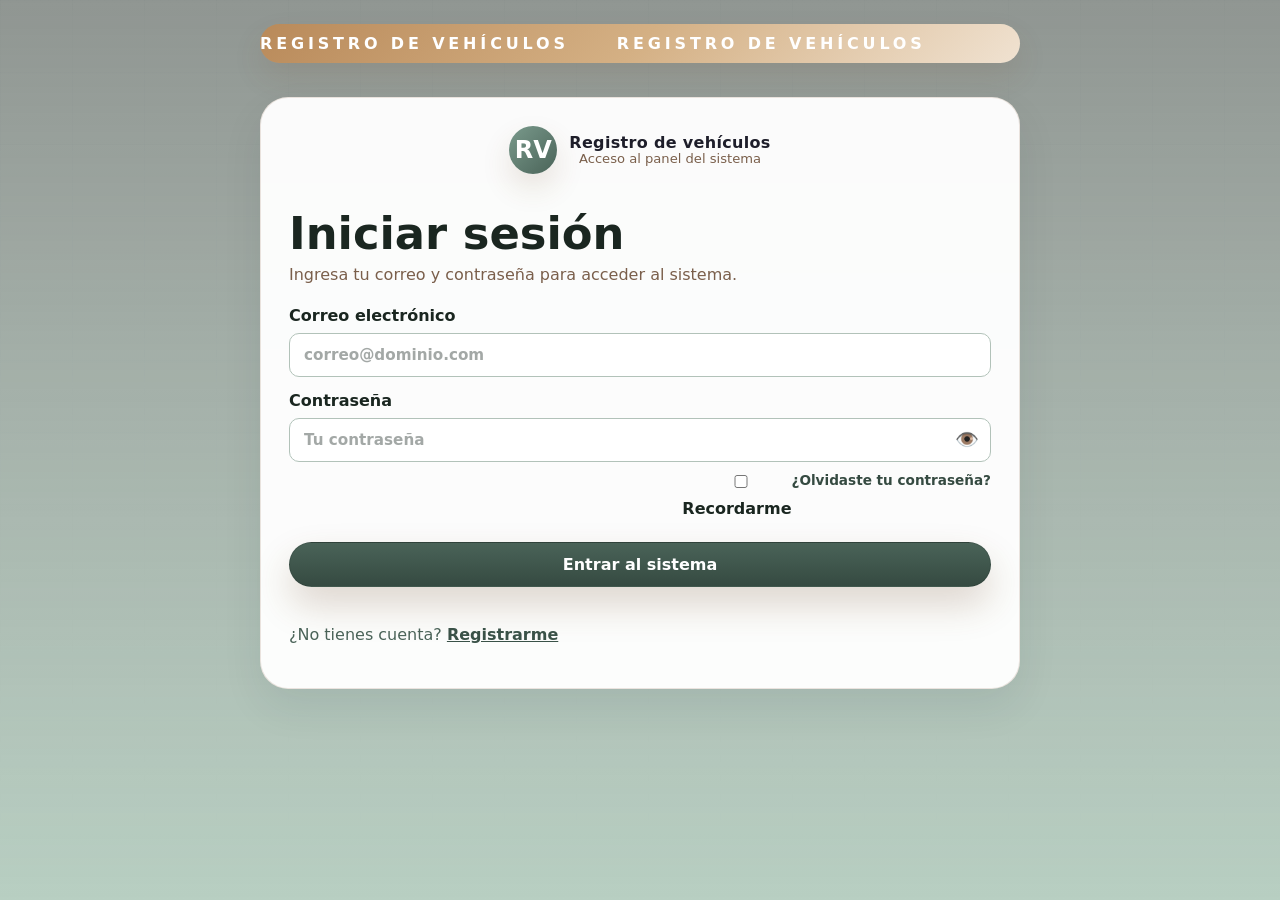
<file: index.html>
<!DOCTYPE html>
<html lang="es">
<head>
  <meta charset="UTF-8">
  <meta name="viewport" content="width=device-width, initial-scale=1.0">
  <title>Registro de vehículos</title>
  <meta name="description" content="Plataforma moderna para registro de vehiculos, seguimiento de estados y visualizacion de indicadores.">
  <link rel="stylesheet" href="assets/css/styles.css">
</head>
<body>
  <div class="page-shell">
    <div class="utility-bar">
      <div class="user-nav">
        <a href="pages/account.html">Cuenta</a>
        <a href="#" data-logout="true">Cerrar sesion</a>
      </div>
    </div>
    <div class="top-banner">
      <div class="top-banner__marquee">
        <span>Registro de vehículos</span>
        <span>Registro de vehículos</span>
      </div>
    </div>
    <header class="site-header">
      <a class="brand" href="index.html">
        <span class="brand-mark">RV</span>
        <span>
          <strong>Registro de vehículos</strong>
          <small>Gestor de registros vehiculares</small>
        </span>
      </a>
      <nav class="site-nav" aria-label="Navegacion principal">
        <a href="index.html" class="active">Inicio</a>
        <a href="pages/registro.html">Registrar vehiculo</a>
        <a href="pages/dashboard.html">Dashboard</a>
        <a href="pages/vehiculos.html">Vehiculos</a>
        <a href="pages/estados.html">Estados</a>
      </nav>
    </header>

    <main>
      <section class="hero">
        <div class="hero-copy">
          <span class="eyebrow">Plataforma de control vehicular</span>
          <h1>Registra, monitorea y administra vehiculos desde una sola experiencia visual.</h1>
          <p>
            Una interfaz limpia y moderna para capturar datos de vehiculos, revisar estados,
            consultar registros y seguir indicadores clave en un dashboard centralizado.
          </p>
          <div class="hero-actions">
            <a class="button button-primary" href="pages/registro.html">Comenzar registro</a>
            <a class="button button-secondary" href="pages/dashboard.html">Ver dashboard</a>
          </div>
          <div class="hero-meta">
            <div>
              <strong>0</strong>
              <span>Vehículos registrados</span>
            </div>
            <div>
              <strong>0</strong>
              <span>Aprobados</span>
            </div>
            <div>
              <strong>0</strong>
              <span>Bloqueados</span>
            </div>
          </div>
        </div>

        <aside class="hero-panel card">
          <div class="panel-header">
            <span>Resumen rapido</span>
            <span class="status-pill status-online">En linea</span>
          </div>
          <div class="mini-stats">
            <article>
              <strong id="newVehicles">0</strong>
              <span>Vehículos nuevos</span>
            </article>
            <article>
              <strong id="inReview">0</strong>
              <span>En revisión</span>
            </article>
            <article>
              <strong id="observedSummary">0</strong>
              <span>Observados</span>
            </article>
          </div>
          <div class="progress-group">
            <div class="progress-row"><span>Completitud</span><span id="completitudPct">0%</span></div>
            <div class="progress-bar"><span id="completitudBar" style="width:0%"></span></div>
          </div>
          <div class="progress-group">
            <div class="progress-row"><span>Validación documental</span><span id="validacionPct">0%</span></div>
            <div class="progress-bar"><span id="validacionBar" style="width:0%"></span></div>
          </div>
          <div class="panel-note">
            Diseñado para escalar hacia validaciones, filtros y automatizaciones posteriores.
          </div>
        </aside>
      </section>

      <section class="section-grid">
        <article class="feature card">
          <span class="feature-icon">01</span>
          <h2>Registro de vehiculos</h2>
          <p>Formulario estructurado para datos del auto, propietario, documentos y observaciones.</p>
        </article>
        <article class="feature card">
          <span class="feature-icon">02</span>
          <h2>Dashboard operativo</h2>
          <p>Indicadores de volumen, estados, alertas y actividad reciente en una vista ejecutiva.</p>
        </article>
        <article class="feature card">
          <span class="feature-icon">03</span>
          <h2>Control de estados</h2>
          <p>Seguimiento visual para identificar vehiculos aprobados, pendientes, observados o bloqueados.</p>
        </article>
      </section>

      <!-- Removed 'Flujo principal' and 'Accesos rapidos' sections as requested -->
    </main>

    <footer class="site-footer">
      <p>AutoReg. Interfaz base para registro moderno de vehiculos.</p>
    </footer>
  </div>
  <script src="assets/js/auth.js"></script>
  <script src="assets/js/app.js"></script>
  <script src="assets/js/index.js"></script>
</body>
</html>
</file>
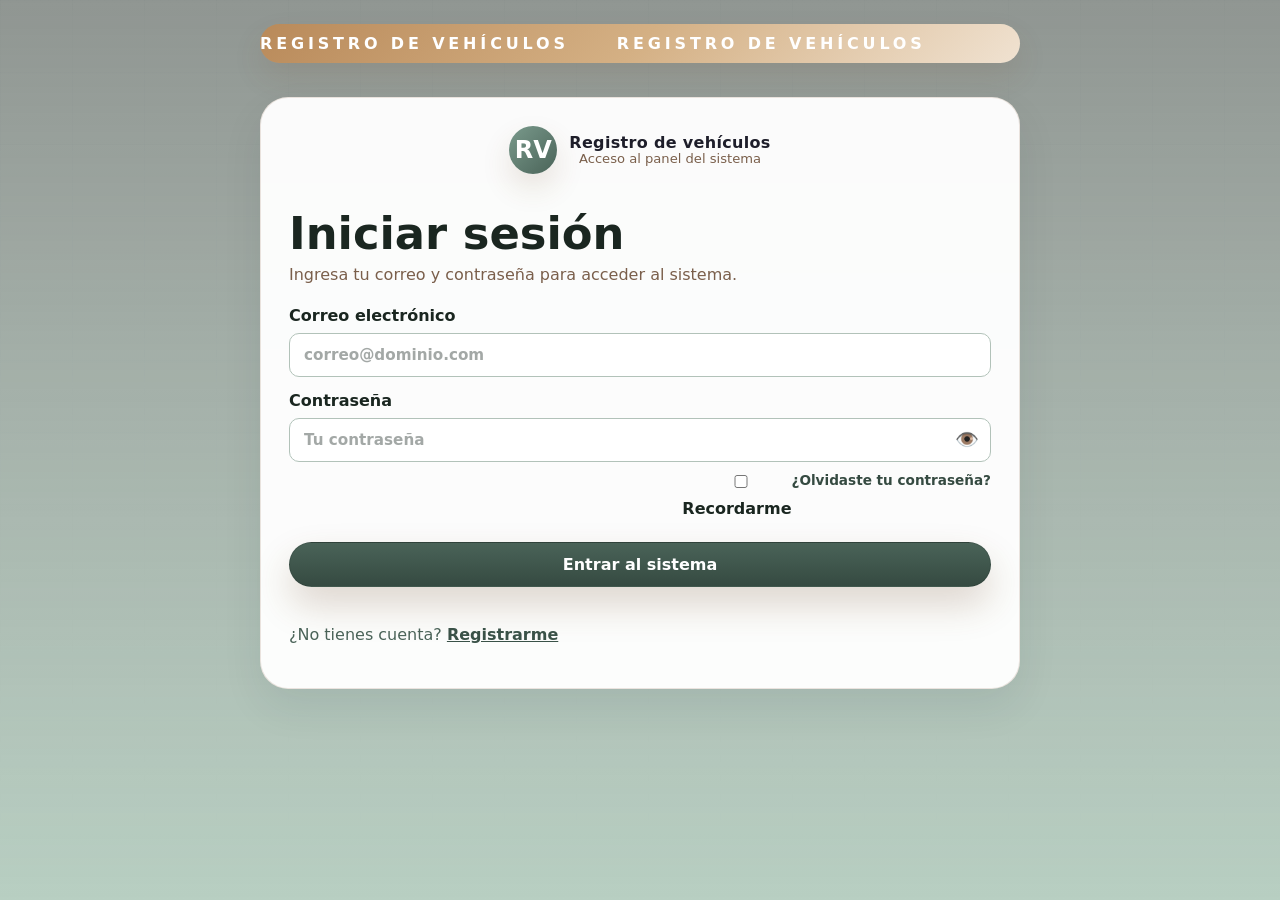
<file: login.html>
<!DOCTYPE html>
<html lang="es">
<head>
  <meta charset="UTF-8">
  <meta name="viewport" content="width=device-width, initial-scale=1.0">
  <title>Iniciar sesion | Registro de vehiculos</title>
  <meta name="description" content="Acceso al sistema de registro de vehiculos.">
  <link rel="stylesheet" href="assets/css/styles.css">
  <style>
    /* Estilos adicionales para centrar el logo y el ojito */
    .login-brand {
      justify-content: center !important;
      text-align: center;
      margin: 0 auto 1rem auto;
      display: flex !important;
    }
    .brand {
      display: inline-flex;
      align-items: center;
      gap: 0.75rem;
      text-decoration: none;
      color: #1e1e2a;
    }
    .brand-mark {
      background: #9f6b3f;
      color: white;
      width: 48px;
      height: 48px;
      display: flex;
      align-items: center;
      justify-content: center;
      border-radius: 999px;
      font-weight: bold;
      font-size: 1.5rem;
    }
    /* Contenedor para el campo de contraseña con el botón del ojo */
    .password-wrapper {
      position: relative;
      display: flex;
      align-items: center;
    }
    .password-wrapper input {
      flex: 1;
      padding-right: 2.5rem;
    }
    .toggle-password {
      position: absolute;
      right: 0.75rem;
      background: none;
      border: none;
      cursor: pointer;
      font-size: 1.2rem;
      color: #6c757d;
      padding: 0;
    }
    .toggle-password:hover {
      color: #9f6b3f;
    }

    /* ===== FONDO CON IMAGEN DE VEHÍCULO ===== */
    .login-page {
      background-image: url('https://images.pexels.com/photos/170811/pexels-photo-170811.jpeg?auto=compress&cs=tinysrgb&w=1600');
      background-size: cover;
      background-position: center center;
      background-attachment: fixed;
      position: relative;
    }

    /* Capa oscura para mejorar contraste del texto */
    .login-page::before {
      content: '';
      position: fixed;
      top: 0;
      left: 0;
      width: 100%;
      height: 100%;
      background-color: rgba(0, 0, 0, 0.65);
      z-index: 1;
    }

    /* Todo el contenido por encima de la capa oscura */
    .login-page .page-shell,
    .login-page .login-main,
    .login-page .top-banner {
      position: relative;
      z-index: 2;
    }

    /* Tarjeta de login ligeramente más sólida */
    .login-card {
      background: rgba(255, 255, 255, 0.96);
      backdrop-filter: blur(2px);
    }
  </style>
</head>
<body class="login-page">
  <div class="page-shell login-shell">
    <div class="top-banner">
      <div class="top-banner__marquee">
        <span>Registro de vehículos</span>
        <span>Registro de vehículos</span>
      </div>
    </div>

    <main class="login-main">
      <section class="card login-card">
        <!-- Logo centrado -->
        <div class="login-brand" style="display: flex; justify-content: center;">
          <a class="brand" href="login.html" style="justify-content: center;">
            <span class="brand-mark">RV</span>
            <span>
              <strong>Registro de vehículos</strong>
              <small>Acceso al panel del sistema</small>
            </span>
          </a>
        </div>

        <div class="login-copy">
          <h1>Iniciar sesión</h1>
          <p>Ingresa tu correo y contraseña para acceder al sistema.</p>
        </div>

        <form id="loginForm" class="login-form" novalidate>
          <label>
            Correo electrónico
            <input id="loginEmail" type="email" placeholder="correo@dominio.com" autocomplete="email" required>
          </label>

          <label>
            Contraseña
            <div class="password-wrapper">
              <input id="loginPassword" type="password" placeholder="Tu contraseña" autocomplete="current-password" required>
              <button type="button" class="toggle-password" id="togglePasswordBtn" aria-label="Mostrar contraseña">👁️</button>
            </div>
          </label>

          <div class="form-options">
            <label class="remember-me-label">
              <input type="checkbox" id="loginRemember">
              <span>Recordarme</span>
            </label>
            <a href="recover.html" class="forgot-password">¿Olvidaste tu contraseña?</a>
          </div>

          <div id="loginAlert" class="form-alert" aria-live="polite"></div>

          <button class="button button-primary" type="submit">Entrar al sistema</button>
        </form>

        <div class="login-footer">
          <p>¿No tienes cuenta? <a href="register.html">Registrarme</a></p>
        </div>
      </section>
    </main>
  </div>

  <script src="assets/js/auth.js"></script>
  <script src="assets/js/login.js"></script>
</body>
</html>
</file>
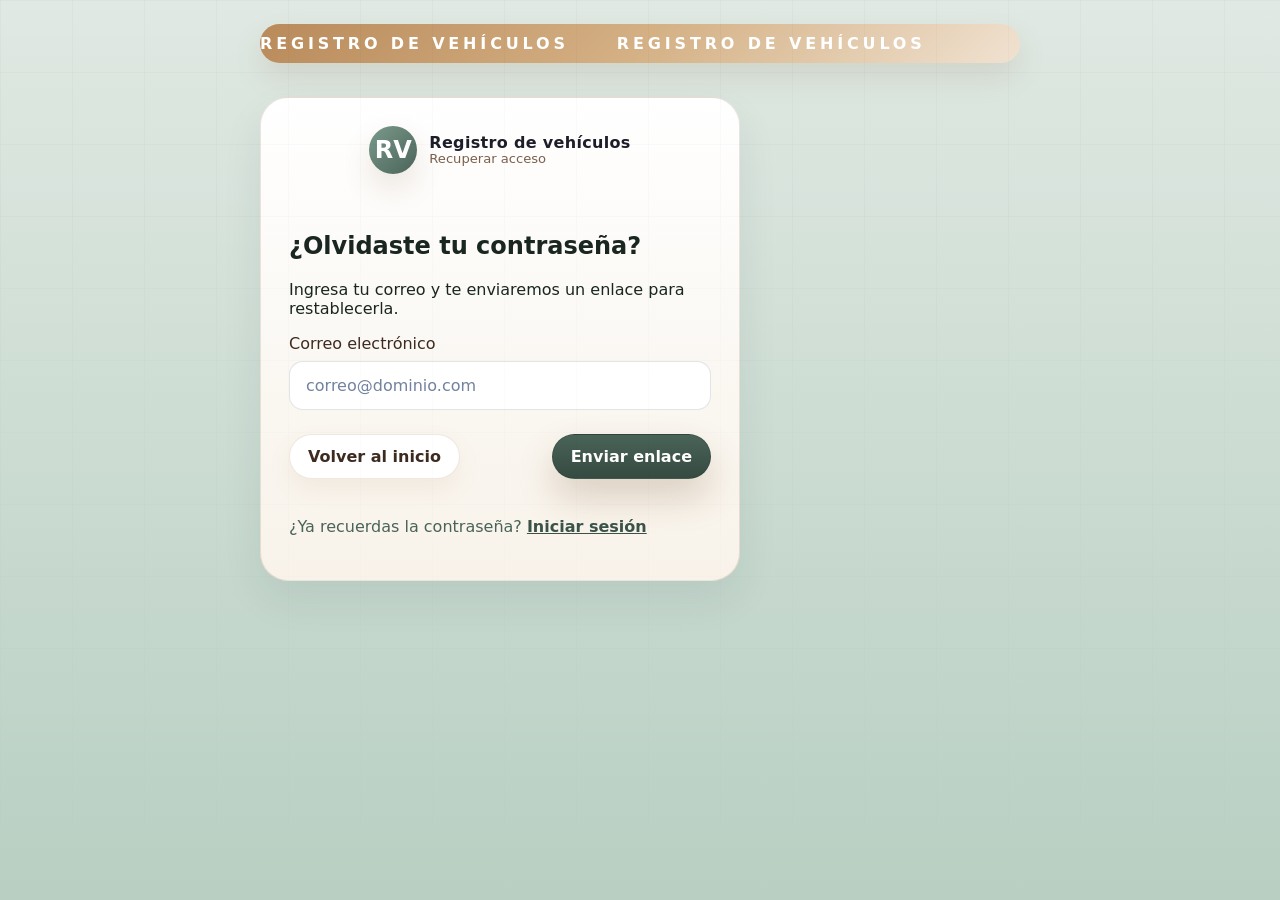
<file: recover.html>
<!DOCTYPE html>
<html lang="es">
<head>
  <meta charset="UTF-8">
  <meta name="viewport" content="width=device-width, initial-scale=1.0">
  <title>Recuperar contraseña | Registro de vehículos</title>
  <meta name="description" content="Restablece tu contraseña mediante correo electrónico.">
  <link rel="stylesheet" href="assets/css/styles.css">
  <style>
    .brand {
      display: inline-flex;
      align-items: center;
      gap: 0.75rem;
      text-decoration: none;
      color: #1e1e2a;
    }
    .brand-mark {
      background: #9f6b3f;
      color: white;
      width: 48px;
      height: 48px;
      display: flex;
      align-items: center;
      justify-content: center;
      border-radius: 999px;
      font-weight: bold;
      font-size: 1.5rem;
    }
    .password-wrapper {
      position: relative;
      display: flex;
      align-items: center;
    }
    .password-wrapper input {
      flex: 1;
      padding-right: 2.5rem;
    }
    .toggle-password {
      position: absolute;
      right: 0.75rem;
      background: none;
      border: none;
      cursor: pointer;
      font-size: 1.2rem;
    }
    .reset-container, .request-container {
      transition: all 0.2s;
    }
    .hidden {
      display: none;
    }
  </style>
</head>
<body class="login-page">
  <div class="page-shell login-shell">
    <div class="top-banner">
      <div class="top-banner__marquee">
        <span>Registro de vehículos</span>
        <span>Registro de vehículos</span>
      </div>
    </div>

    <main class="login-main">
      <section class="card login-card" style="max-width: 480px;">
        <div style="display: flex; justify-content: center; margin-bottom: 1rem;">
          <a class="brand" href="login.html" style="justify-content: center;">
            <span class="brand-mark">RV</span>
            <span>
              <strong>Registro de vehículos</strong>
              <small>Recuperar acceso</small>
            </span>
          </a>
        </div>

        <!-- Paso 1: solicitar correo -->
        <div id="requestContainer" class="request-container">
          <h1>¿Olvidaste tu contraseña?</h1>
          <p>Ingresa tu correo y te enviaremos un enlace para restablecerla.</p>

          <form id="recoverRequestForm">
            <label>
              Correo electrónico
              <input type="email" id="recoveryEmail" placeholder="correo@dominio.com" required>
            </label>
            <div id="requestAlert" class="form-alert"></div>
            <div class="form-actions" style="margin-top: 1.5rem;">
              <button type="button" class="button button-secondary" onclick="window.location.href='login.html'">Volver al inicio</button>
              <button type="submit" class="button button-primary">Enviar enlace</button>
            </div>
          </form>
        </div>

        <!-- Paso 2: restablecer contraseña -->
        <div id="resetContainer" class="reset-container hidden">
          <h1>Restablecer contraseña</h1>
          <p>Ingresa tu nueva contraseña.</p>

          <form id="resetPasswordForm">
            <label>
              Nueva contraseña
              <div class="password-wrapper">
                <input type="password" id="newPassword" required>
                <button type="button" class="toggle-password" data-target="newPassword">👁️</button>
              </div>
            </label>
            <label>
              Confirmar contraseña
              <div class="password-wrapper">
                <input type="password" id="confirmPassword" required>
                <button type="button" class="toggle-password" data-target="confirmPassword">👁️</button>
              </div>
            </label>
            <div id="resetAlert" class="form-alert"></div>
            <div class="form-actions" style="margin-top: 1.5rem;">
              <button type="button" class="button button-secondary" onclick="window.location.href='login.html'">Cancelar</button>
              <button type="submit" class="button button-primary">Actualizar contraseña</button>
            </div>
          </form>
        </div>

        <div class="login-footer">
          <p>¿Ya recuerdas la contraseña? <a href="login.html">Iniciar sesión</a></p>
        </div>
      </section>
    </main>
  </div>

  <script src="assets/js/auth.js"></script>
  <script src="assets/js/recover.js"></script>
</body>
</html>
</file>
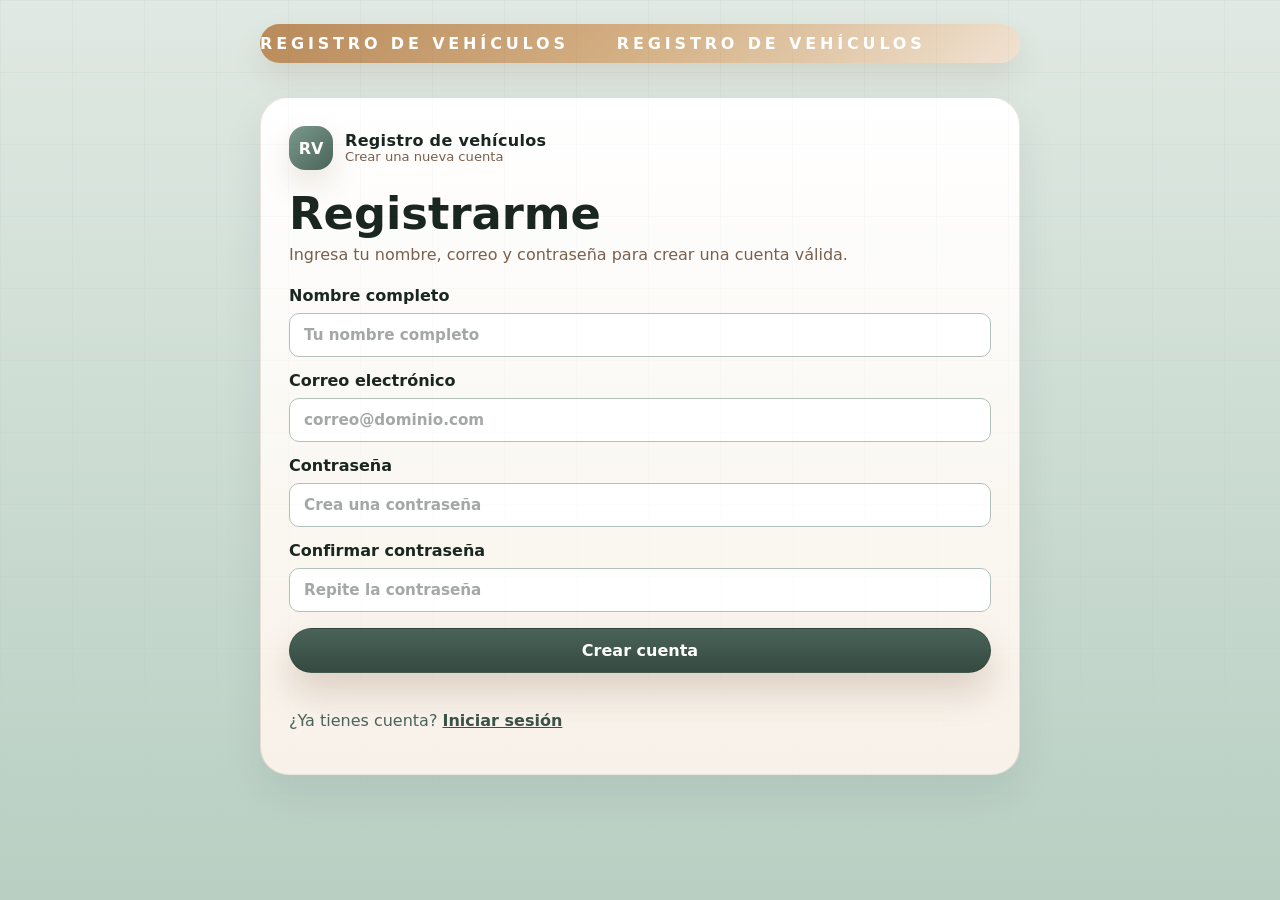
<file: register.html>
<!DOCTYPE html>
<html lang="es">
<head>
  <meta charset="UTF-8">
  <meta name="viewport" content="width=device-width, initial-scale=1.0">
  <title>Registrarme | Registro de vehículos</title>
  <meta name="description" content="Crear una cuenta para iniciar sesión en el sistema de registro de vehículos.">
  <link rel="stylesheet" href="assets/css/styles.css">
</head>
<body class="login-page">
  <div class="page-shell login-shell">
    <div class="top-banner">
      <div class="top-banner__marquee">
        <span>Registro de vehículos</span>
        <span>Registro de vehículos</span>
      </div>
    </div>

    <main class="login-main">
      <section class="card login-card">
        <a class="brand login-brand" href="login.html">
          <span class="brand-mark">RV</span>
          <span>
            <strong>Registro de vehículos</strong>
            <small>Crear una nueva cuenta</small>
          </span>
        </a>

        <div class="login-copy">
          <h1>Registrarme</h1>
          <p>Ingresa tu nombre, correo y contraseña para crear una cuenta válida.</p>
        </div>

        <form id="registerForm" class="login-form" novalidate>
          <label>
            Nombre completo
            <input id="registerName" type="text" placeholder="Tu nombre completo" autocomplete="name" required>
          </label>

          <label>
            Correo electrónico
            <input id="registerEmail" type="email" placeholder="correo@dominio.com" autocomplete="email" required>
          </label>

          <label>
            Contraseña
            <input id="registerPassword" type="password" placeholder="Crea una contraseña" autocomplete="new-password" required>
          </label>

          <label>
            Confirmar contraseña
            <input id="registerPasswordConfirm" type="password" placeholder="Repite la contraseña" autocomplete="new-password" required>
          </label>

          <div id="registerAlert" class="form-alert" aria-live="polite"></div>

          <button class="button button-primary" type="submit">Crear cuenta</button>
        </form>

        <div class="login-footer">
          <p>¿Ya tienes cuenta? <a href="login.html">Iniciar sesión</a></p>
        </div>
      </section>
    </main>
  </div>

  <script src="assets/js/auth.js"></script>
  <script src="assets/js/register.js"></script>
</body>
</html>
</file>
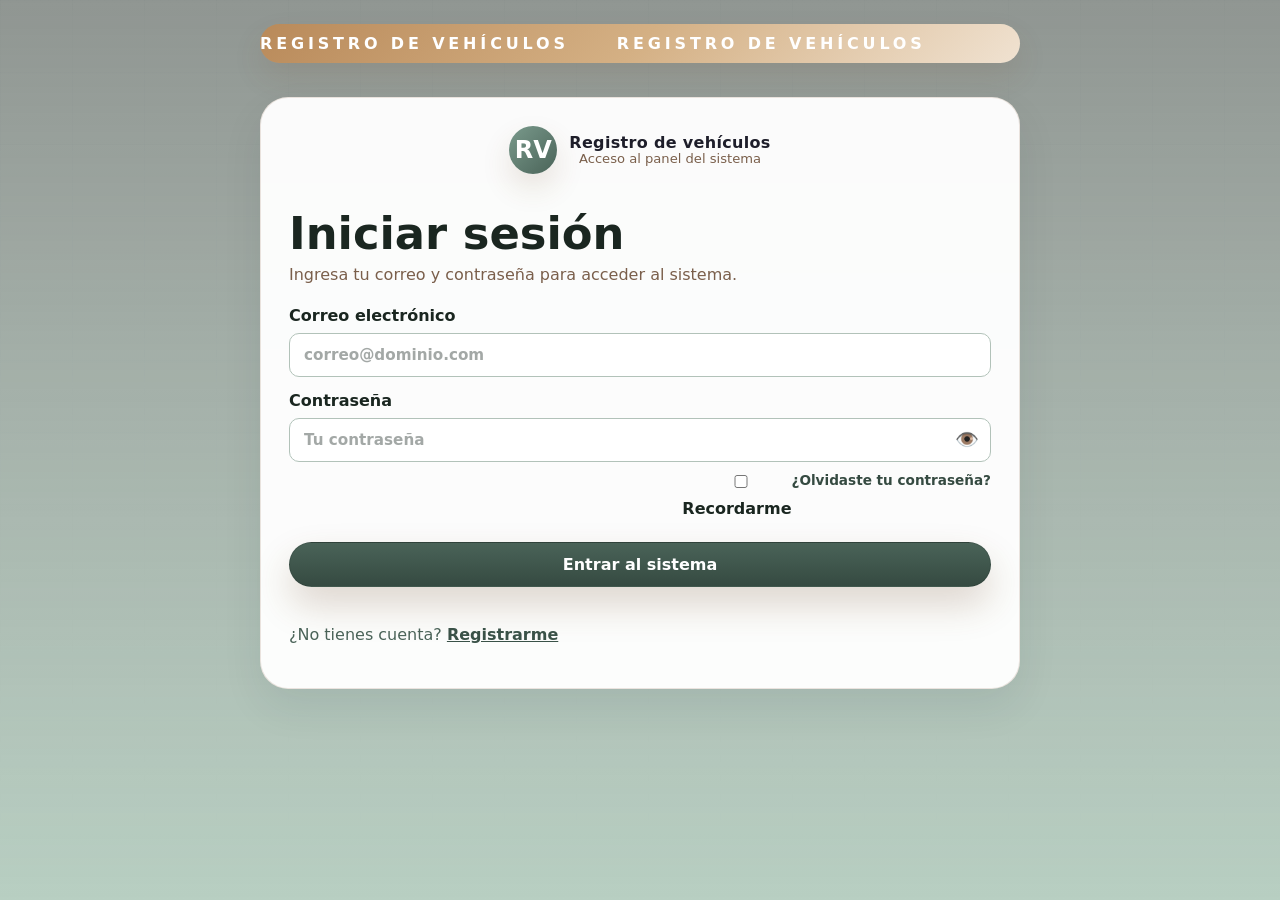
<file: reset-password.html>
<!DOCTYPE html>
<html lang="es">
<head>
  <meta charset="UTF-8">
  <meta name="viewport" content="width=device-width, initial-scale=1.0">
  <title>Nueva contraseña | Registro de vehículos</title>
  <link rel="stylesheet" href="assets/css/styles.css">
</head>
<body class="login-page">
  <div class="page-shell login-shell">
    <main class="login-main">
      <section class="card login-card">
        <div class="login-copy">
          <h1>Nueva contraseña</h1>
          <p>Ingresa tu nueva contraseña para acceder a tu cuenta.</p>
        </div>

        <form id="resetForm" class="login-form" novalidate>
          <input type="hidden" id="resetEmail">
          
          <label>
            Nueva contraseña
            <input id="newPassword" type="password" placeholder="Mínimo 6 caracteres" required>
          </label>

          <label>
            Confirmar contraseña
            <input id="confirmPassword" type="password" placeholder="Repite tu contraseña" required>
          </label>

          <div id="resetAlert" class="form-alert" aria-live="polite"></div>

          <button class="button button-primary" type="submit">Cambiar contraseña</button>
        </form>
      </section>
    </main>
  </div>

  <script src="assets/js/auth.js"></script>
  <script src="assets/js/reset-password.js"></script>
</body>
</html>
</file>
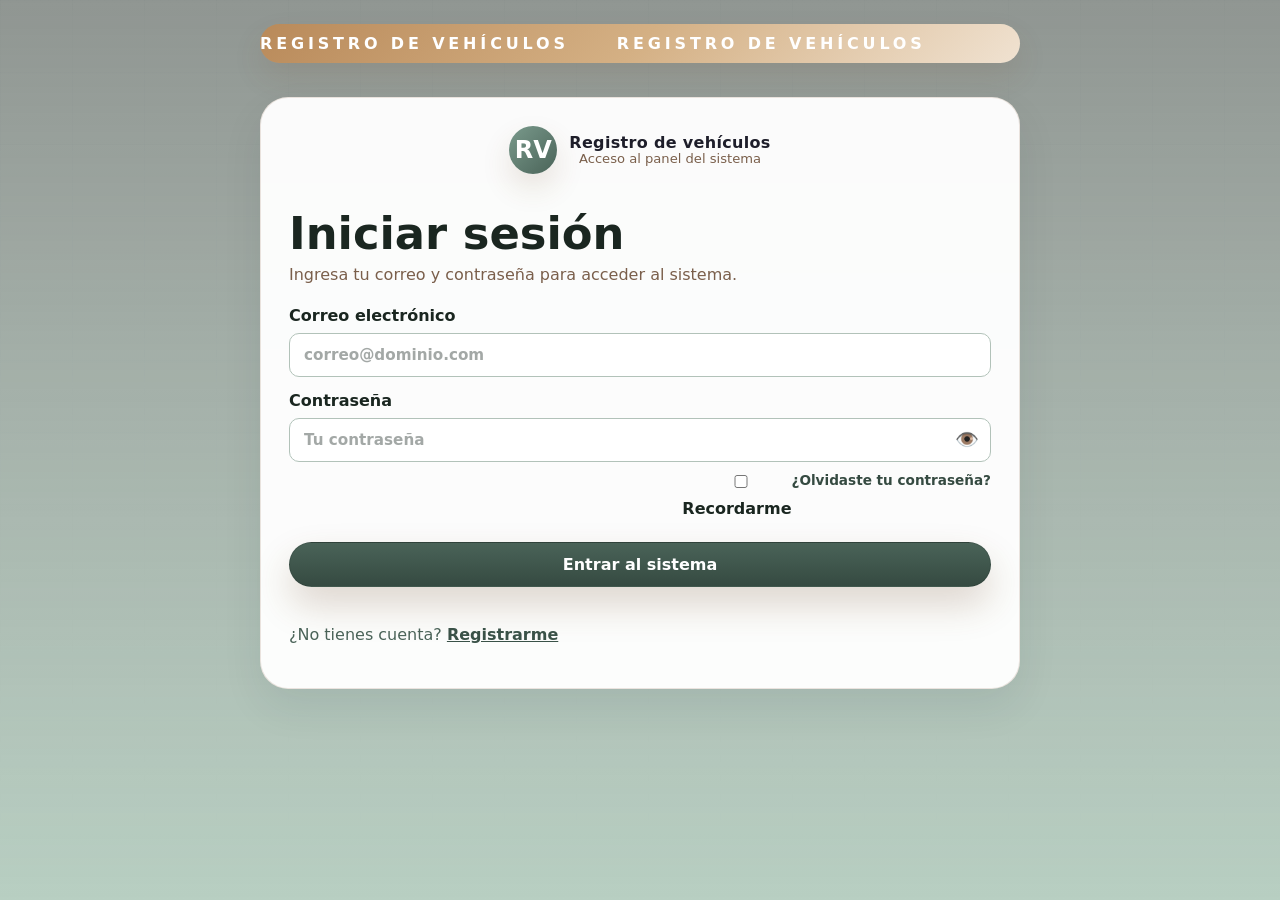
<file: pages/account.html>
<!DOCTYPE html>
<html lang="es">
<head>
  <meta charset="UTF-8">
  <meta name="viewport" content="width=device-width, initial-scale=1.0">
  <title>Cuenta | Registro de vehículos</title>
  <meta name="description" content="Configuración de cuenta, gestión de usuarios registrados y cambio de contraseña.">
  <link rel="stylesheet" href="../assets/css/styles.css">
  <style>
    /* Estilos adicionales para la tabla de usuarios */
    .users-table-container {
      overflow-x: auto;
      margin-top: 2rem;
    }
    .users-table {
      width: 100%;
      border-collapse: collapse;
      background: white;
      border-radius: 1rem;
      overflow: hidden;
      box-shadow: 0 1px 3px rgba(0,0,0,0.1);
    }
    .users-table th, .users-table td {
      padding: 0.75rem 1rem;
      text-align: left;
      border-bottom: 1px solid #e9ecef;
    }
    .users-table th {
      background-color: #f8f9fa;
      font-weight: 600;
    }
    .users-table tr:hover {
      background-color: #f1f3f5;
    }
    .action-buttons {
      display: flex;
      gap: 0.5rem;
    }
    .btn-icon {
      background: none;
      border: none;
      cursor: pointer;
      font-size: 1.2rem;
      padding: 0.25rem 0.5rem;
      border-radius: 0.375rem;
      transition: background 0.2s;
    }
    .btn-edit {
      color: #0d6efd;
    }
    .btn-edit:hover {
      background-color: #e7f1ff;
    }
    .btn-delete {
      color: #dc3545;
    }
    .btn-delete:hover {
      background-color: #ffe7e9;
    }
    .modal {
      display: none;
      position: fixed;
      top: 0; left: 0;
      width: 100%; height: 100%;
      background-color: rgba(0,0,0,0.5);
      justify-content: center;
      align-items: center;
      z-index: 1000;
    }
    .modal-content {
      background: white;
      padding: 1.5rem;
      border-radius: 1rem;
      max-width: 500px;
      width: 90%;
      box-shadow: 0 10px 25px rgba(0,0,0,0.2);
    }
    .modal-content h3 {
      margin-top: 0;
    }
    .modal-content label {
      display: block;
      margin: 0.75rem 0 0.25rem;
      font-weight: 500;
    }
    .modal-content input {
      width: 100%;
      padding: 0.5rem;
      border: 1px solid #ccc;
      border-radius: 0.5rem;
    }
    .modal-actions {
      display: flex;
      justify-content: flex-end;
      gap: 0.75rem;
      margin-top: 1.5rem;
    }
    .card + .card {
      margin-top: 2rem;
    }
    .user-count {
      margin-bottom: 1rem;
      font-weight: 500;
    }
  </style>
</head>
<body class="dashboard-page">
  <div class="page-shell">
    <div class="utility-bar">
      <div class="user-nav">
        <a href="account.html" class="active">Cuenta</a>
        <a href="#" data-logout="true">Cerrar sesion</a>
      </div>
    </div>
    <div class="top-banner">
      <div class="top-banner__marquee">
        <span>Registro de vehículos</span>
        <span>Registro de vehículos</span>
      </div>
    </div>
    <header class="site-header compact">
      <a class="brand" href="../index.html">
        <span class="brand-mark">RV</span>
        <span>
          <strong>Registro de vehículos</strong>
          <small>Gestión de cuenta</small>
        </span>
      </a>
      <nav class="site-nav" aria-label="Navegacion principal">
        <a href="../index.html">Inicio</a>
        <a href="registro.html">Registrar vehiculo</a>
        <a href="dashboard.html">Dashboard</a>
        <a href="vehiculos.html">Vehiculos</a>
        <a href="estados.html">Estados</a>
      </nav>
    </header>

    <main class="page-main">
      <section class="page-intro">
        <span class="eyebrow">Mi cuenta</span>
        <h1>Administración de usuarios y contraseña</h1>
        <p>Cambia tu contraseña o edita/elimina usuarios registrados en el sistema.</p>
      </section>

      <!-- Cambio de contraseña -->
      <section class="card form-card" style="max-width:560px; margin:0 auto 2rem auto;">
        <div class="form-section">
          <h2>Datos de usuario</h2>
          <div class="form-grid">
            <label>
              Nombre
              <input id="accountName" type="text" readonly>
            </label>
            <label>
              Correo electrónico
              <input id="accountEmail" type="email" readonly>
            </label>
          </div>
        </div>

        <form id="accountPasswordForm" class="form-section" novalidate>
          <label>
            Contraseña actual
            <input id="currentPassword" type="password" placeholder="Contraseña actual" autocomplete="current-password" required>
          </label>

          <label>
            Nueva contraseña
            <input id="newPassword" type="password" placeholder="Nueva contraseña" autocomplete="new-password" required>
          </label>

          <label>
            Confirmar nueva contraseña
            <input id="confirmNewPassword" type="password" placeholder="Repite la nueva contraseña" autocomplete="new-password" required>
          </label>

          <div id="accountAlert" class="form-alert" aria-live="polite"></div>

          <div class="form-actions">
            <button type="button" class="button button-secondary" onclick="window.location.href='dashboard.html'">Volver al dashboard</button>
            <button type="submit" class="button button-primary">Actualizar contraseña</button>
          </div>
        </form>
      </section>

      <!-- Gestión de usuarios registrados -->
      <section class="card form-card">
        <div class="form-section">
          <h2>👥 Usuarios registrados en el sistema</h2>
          <p class="user-count" id="userCountText">Cargando usuarios...</p>
          <div class="users-table-container">
            <table class="users-table" id="usersTable">
              <thead>
                <tr>
                  <th>ID</th>
                  <th>Nombre</th>
                  <th>Correo electrónico</th>
                  <th>Acciones</th>
                </tr>
              </thead>
              <tbody id="usersTableBody">
                <tr><td colspan="4">No hay usuarios registrados</td></tr>
              </tbody>
            </table>
          </div>
        </div>
      </section>
    </main>
  </div>

  <!-- Modal para editar usuario -->
  <div id="editUserModal" class="modal">
    <div class="modal-content">
      <h3>Editar usuario</h3>
      <input type="hidden" id="editUserId">
      <label>Nombre completo</label>
      <input type="text" id="editUserName" placeholder="Nombre">
      <label>Correo electrónico</label>
      <input type="email" id="editUserEmail" placeholder="correo@ejemplo.com">
      <label>Nueva contraseña (dejar vacío si no se cambia)</label>
      <input type="password" id="editUserPassword" placeholder="Nueva contraseña">
      <div class="modal-actions">
        <button type="button" class="button button-secondary" id="closeModalBtn">Cancelar</button>
        <button type="button" class="button button-primary" id="saveUserEditBtn">Guardar cambios</button>
      </div>
    </div>
  </div>

  <script src="../assets/js/auth.js"></script>
  <script src="../assets/js/account.js"></script>
</body>
</html>
</file>
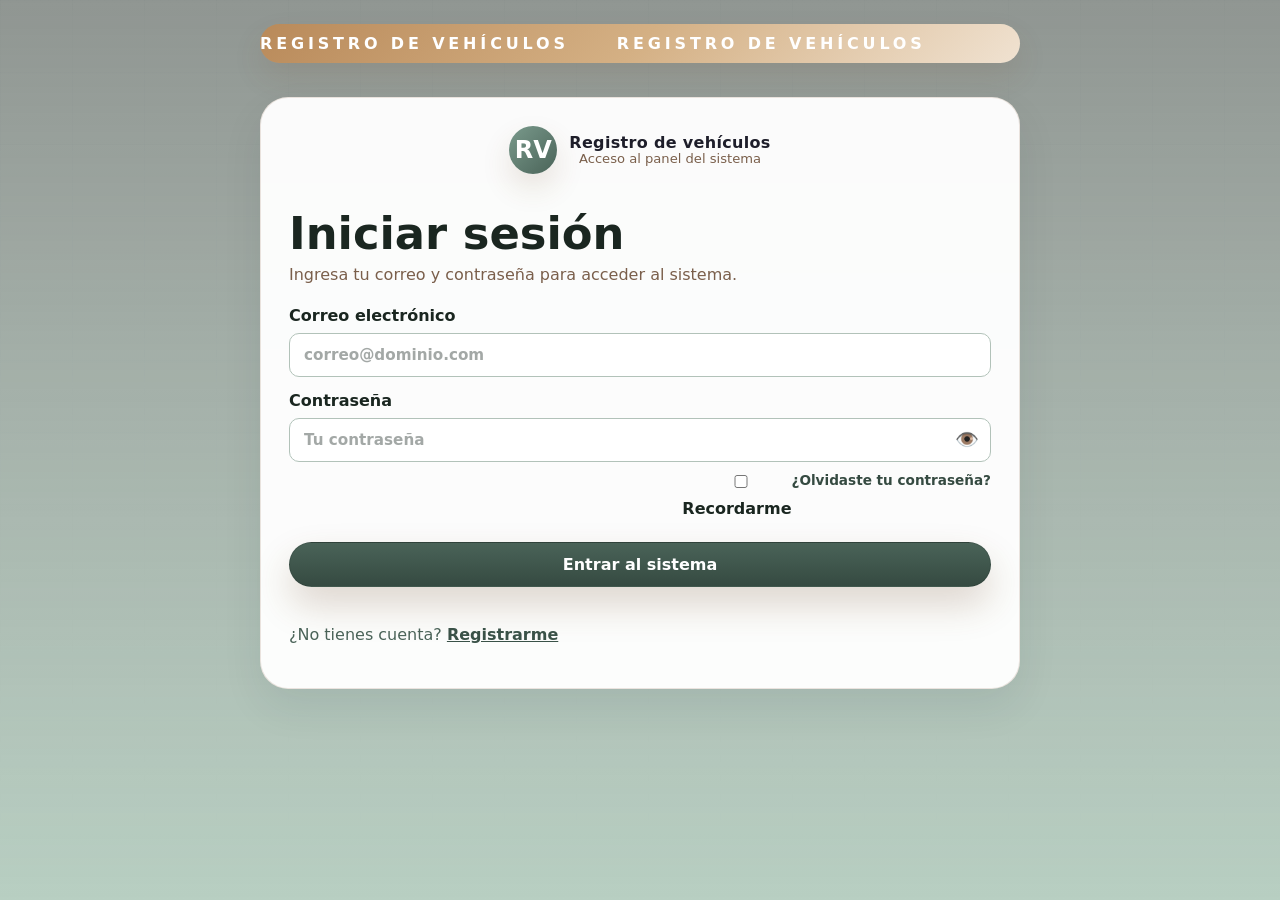
<file: pages/dashboard.html>
<!DOCTYPE html>
<html lang="es">
<head>
  <meta charset="UTF-8">
  <meta name="viewport" content="width=device-width, initial-scale=1.0">
  <title>Dashboard | Registro de vehículos</title>
  <meta name="description" content="Dashboard moderno con indicadores de registros, estados y actividad reciente.">
  <link rel="stylesheet" href="../assets/css/styles.css">
</head>
<body class="dashboard-page">
  <div class="page-shell">
    <div class="utility-bar">
      <div class="user-nav">
        <a href="account.html">Cuenta</a>
        <a href="#" data-logout="true">Cerrar sesion</a>
      </div>
    </div>
    <div class="top-banner">
      <div class="top-banner__marquee">
        <span>Registro de vehículos</span>
        <span>Registro de vehículos</span>
      </div>
    </div>
    <header class="site-header compact">
      <a class="brand" href="../index.html">
        <span class="brand-mark">RV</span>
        <span>
          <strong>Registro de vehículos</strong>
          <small>Gestor de registros vehiculares</small>
        </span>
      </a>
      <nav class="site-nav" aria-label="Navegacion principal">
        <a href="../index.html">Inicio</a>
        <a href="registro.html">Registrar vehiculo</a>
        <a href="dashboard.html" class="active">Dashboard</a>
        <a href="vehiculos.html">Vehiculos</a>
        <a href="estados.html">Estados</a>
      </nav>
    </header>

    <main class="page-main">
      <section class="page-intro">
        <span class="eyebrow">Indicadores</span>
        <h1>Vision general del sistema con volumen de registros, estados y actividad.</h1>
        <p>El dashboard combina tarjetas, barras y tablas para representar la operacion de forma clara.</p>
      </section>

      <div class="stats-actions">
        <button id="refreshDashboardBtn" class="button button-secondary" type="button">Actualizar datos</button>
      </div>

      <section class="stats-grid">
        <article class="stat-card card">
          <span>Total registros</span>
          <strong id="totalRegistros">0</strong>
          <small>Actualizado con registros reales</small>
        </article>
        <article class="stat-card card">
          <span>Aprobados</span>
          <strong id="aprobados">0</strong>
          <small>Parte del total real</small>
        </article>
        <article class="stat-card card">
          <span>Pendientes</span>
          <strong id="pendientes">0</strong>
          <small>Registros en espera de revisión</small>
        </article>
        <article class="stat-card card">
          <span>En revisión</span>
          <strong id="revisiones">0</strong>
          <small>Registros en proceso de validación</small>
        </article>
        <article class="stat-card card">
          <span>Observados</span>
          <strong id="observados">0</strong>
          <small>Vehículos con observaciones reales</small>
        </article>
        <article class="stat-card card status-card status-danger">
          <span>Bloqueados</span>
          <strong id="bloqueados">0</strong>
          <small>Registros bloqueados reales</small>
        </article>
      </section>
      <div class="panel-note" id="storageStatus">Validando datos guardados...</div>

      <div class="panel-note" style="margin-top:12px; display:flex; gap:12px; align-items:flex-start;">
        <button id="toggleRawBtn" class="button button-secondary" type="button">Mostrar datos crudos</button>
        <div id="storageDebug" style="display:none; white-space:pre-wrap; background:#fff; padding:12px; border-radius:8px; overflow:auto; max-height:220px; width:100%;">--</div>
      </div>
      <!-- Toast container for notifications -->
      <div id="toastContainer" class="toast-container" aria-live="polite" aria-atomic="true"></div>

      <section class="dashboard-layout">
        <article class="card status-card">
          <div class="section-head">
            <h2>Ubicación y clima</h2>
          </div>
          <p id="clima">Cargando clima...</p>
        </article>
        <article class="card status-card">
          <div class="section-head">
            <h2>Worker</h2>
          </div>
          <p id="workerStats">Esperando procesamiento...</p>
        </article>
      </section>

      <section class="dashboard-layout dashboard-charts">
        <article class="card chart-card chart-donut-card">
          <div class="section-head">
            <h2>Distribucion por estado</h2>
            <span class="status-pill">Actualizado hoy</span>
          </div>
          <div class="donut-wrap">
            <div class="donut-chart" aria-label="Grafico circular de estados">
              <div class="donut-center">
                <strong id="donut-center-percent">74%</strong>
                <span id="donut-center-label">Aprobados</span>
              </div>
            </div>
            <div class="legend-list">
              <div><i class="legend-dot approved-dot"></i><span>Aprobado</span><strong id="legend-approved-pct">0%</strong></div>
              <div><i class="legend-dot pending-dot"></i><span>Pendiente</span><strong id="legend-pending-pct">0%</strong></div>
              <div><i class="legend-dot review-dot"></i><span>En revisión</span><strong id="legend-review-pct">0%</strong></div>
              <div><i class="legend-dot warning-dot"></i><span>Observado</span><strong id="legend-warning-pct">0%</strong></div>
              <div><i class="legend-dot blocked-dot"></i><span>Bloqueado</span><strong id="legend-blocked-pct">0%</strong></div>
            </div>
          </div>
        </article>

        <article class="card chart-card chart-bar-card">
          <div class="section-head">
            <h2>Evolucion semanal</h2>
            <span class="status-pill status-online">Tendencia</span>
          </div>
          <div class="bar-chart stacked-bars" id="weeklyTrendBars">
            <!-- Se llenará con datos reales de la última semana -->
          </div>
        </article>
      </section>

      <section class="dashboard-layout">
        <article class="card activity-card">
          <div class="section-head">
            <h2>Actividad reciente</h2>
            <span class="status-pill status-online">Tiempo real</span>
          </div>
          <div class="activity-list" id="recentActivityList">
            <div>No hay actividad reciente</div>
          </div>
        </article>

        <article class="card chart-card">
          <div class="section-head">
            <h2>Capacidad operativa</h2>
            <span class="status-pill">Indice</span>
          </div>
          <div class="capacity-stack">
            <div class="capacity-item">
              <div class="progress-row"><span>Registro total</span><strong id="capacityTotalPct">0%</strong></div>
              <div class="progress-bar"><span id="capacityTotalBar" style="width:0%"></span></div>
            </div>
            <div class="capacity-item">
              <div class="progress-row"><span>Validacion documental</span><strong id="capacityDocPct">0%</strong></div>
              <div class="progress-bar"><span id="capacityDocBar" style="width:0%"></span></div>
            </div>
            <div class="capacity-item">
              <div class="progress-row"><span>Resolucion de observados</span><strong id="capacityResolvePct">0%</strong></div>
              <div class="progress-bar"><span id="capacityResolveBar" style="width:0%"></span></div>
            </div>
          </div>
        </article>
      </section>

      <section class="card table-card">
        <div class="section-head">
          <h2>Ultimos registros</h2>
          <span class="status-pill">Recientes</span>
        </div>
        <div class="table-wrap">
          <table id="latestRecordsTable">
            <thead>
              <tr>
                <th>Placa</th>
                <th>Marca</th>
                <th>Modelo</th>
                <th>Estado</th>
                <th>Fecha</th>
              </tr>
            </thead>
            <tbody id="latestRecordsBody"></tbody>
          </table>
        </div>
      </section>
    </main>
  </div>
  <script src="../assets/js/auth.js"></script>
  <script src="../assets/js/app.js"></script>
  <script src="../assets/js/dashboard.js"></script>
</body>
</html>
</file>
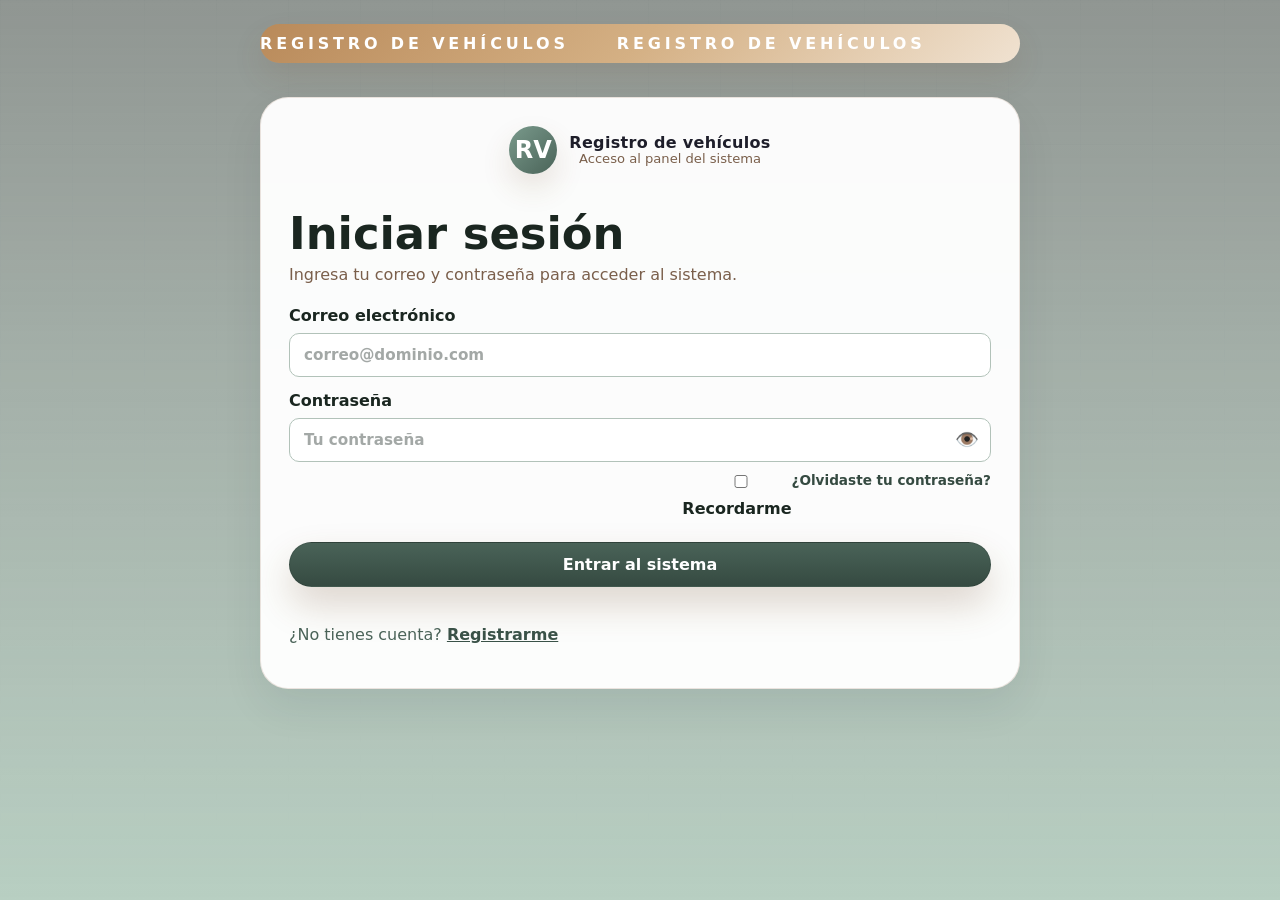
<file: pages/estados.html>
<!DOCTYPE html>
<html lang="es">
<head>
  <meta charset="UTF-8">
  <meta name="viewport" content="width=device-width, initial-scale=1.0">
  <title>Estados | Registro de vehículos</title>
  <meta name="description" content="Vista de estados de vehiculos con indicadores de aprobacion, revision y alertas.">
  <link rel="stylesheet" href="../assets/css/styles.css">
  <style>
    /* Estilos específicos para la cuadrícula de estados */
    .status-grid { display: flex; gap: 1rem; flex-wrap: wrap; margin: 2rem 0; }
    .status-card { flex: 1; min-width: 180px; padding: 1.5rem; border-radius: 1rem; background: #f8f9fa; box-shadow: 0 2px 5px rgba(0,0,0,0.05); }
    .status-pill { display: inline-block; padding: 0.25rem 0.75rem; border-radius: 20px; font-size: 0.8rem; font-weight: bold; }
    .status-total .status-pill { background: #6c757d; color: white; }
    .status-approved .status-pill { background: #28a745; color: white; }
    .status-review .status-pill { background: #ffc107; color: #212529; }
    .status-warning .status-pill { background: #fd7e14; color: white; }
    .status-card strong { display: block; font-size: 2.5rem; margin: 0.5rem 0; }
    .process-steps { display: flex; gap: 1rem; margin-top: 1rem; }
    .process-steps > div { flex: 1; padding: 1rem; background: #e9ecef; border-radius: 0.75rem; }
    .section-head { display: flex; justify-content: space-between; align-items: center; }
  </style>
</head>
<body>
  <div class="page-shell">
    <div class="utility-bar">
      <div class="user-nav">
        <a href="account.html">Cuenta</a>
        <a href="#" data-logout="true">Cerrar sesion</a>
      </div>
    </div>
    <div class="top-banner">
      <div class="top-banner__marquee">
        <span>Registro de vehículos</span>
        <span>Registro de vehículos</span>
      </div>
    </div>
    <header class="site-header compact">
      <a class="brand" href="../index.html">
        <span class="brand-mark">RV</span>
        <span>
          <strong>Registro de vehículos</strong>
          <small>Gestor de registros vehiculares</small>
        </span>
      </a>
      <nav class="site-nav" aria-label="Navegacion principal">
        <a href="../index.html">Inicio</a>
        <a href="registro.html">Registrar vehiculo</a>
        <a href="dashboard.html">Dashboard</a>
        <a href="vehiculos.html">Vehiculos</a>
        <a href="estados.html" class="active">Estados</a>
      </nav>
    </header>

    <main class="page-main">
      <section class="page-intro">
        <span class="eyebrow">Estados operativos</span>
        <h1>Panel dedicado a mostrar el ciclo de vida de cada vehiculo registrado.</h1>
        <p id="estadoTotalText">Cargando información del sistema...</p>
      </section>

      <section class="status-grid">
        <article class="card status-card status-total">
          <span class="status-pill">Total</span>
          <strong id="estadoTotal">0</strong>
          <p>Registros totales guardados en el sistema.</p>
        </article>
        <article class="card status-card status-approved">
          <span class="status-pill">Aprobado</span>
          <strong id="estadoAprobado">0</strong>
          <p>Vehículos habilitados para operación.</p>
        </article>
        <article class="card status-card status-review">
          <span class="status-pill">En revision</span>
          <strong id="estadoRevision">0</strong>
          <p>Registros pendientes de validación.</p>
        </article>
        <article class="card status-card status-warning">
          <span class="status-pill">Observado</span>
          <strong id="estadoObservado">0</strong>
          <p>Casos que requieren corrección.</p>
        </article>
      </section>

      <section class="card process-card">
        <div class="section-head">
          <h2>Secuencia de control</h2>
          <span class="status-pill status-online">Flujo base</span>
        </div>
        <div class="process-steps">
          <div><strong>Recepcion</strong><p>Se captura la informacion inicial del vehiculo.</p></div>
          <div><strong>Revision</strong><p>Se valida documentacion y coincidencia de datos.</p></div>
          <div><strong>Aprobacion</strong><p>El vehiculo queda listo para operar o listar.</p></div>
        </div>
      </section>
    </main>
  </div>

  <script src="../assets/js/auth.js"></script>
  <script src="../assets/js/app.js"></script>
  <script src="../assets/js/estados.js"></script>
</body>
</html>
</file>
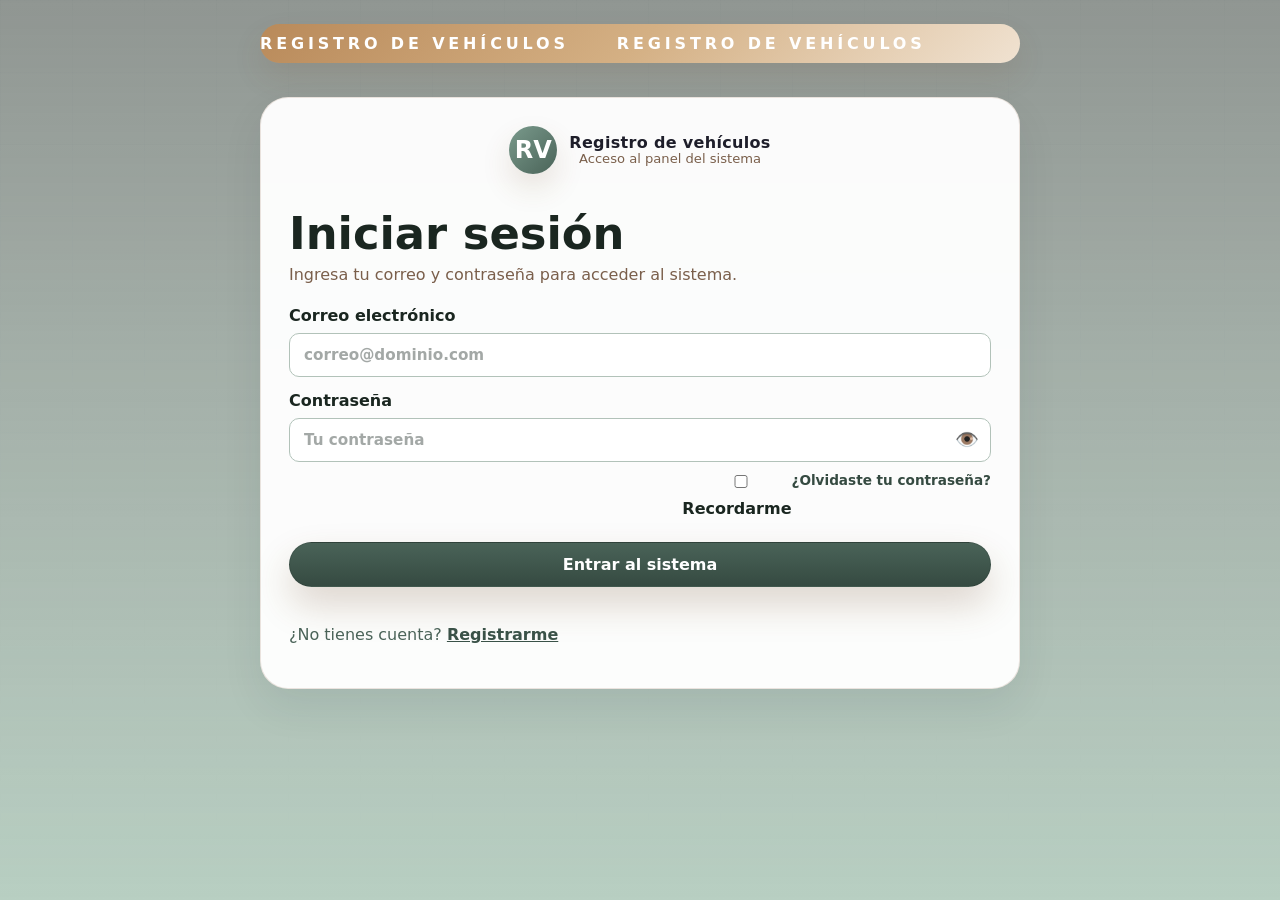
<file: pages/registro.html>
<!DOCTYPE html>
<html lang="es">
<head>
  <meta charset="UTF-8">
  <meta name="viewport" content="width=device-width, initial-scale=1.0">
  <title>Registro de veh&iacute;culo</title>
  <meta name="description" content="Formulario de registro de vehiculos con campos para informacion del auto y del propietario.">
  <link rel="stylesheet" href="../assets/css/styles.css">
</head>
<body class="registro-page">
  <div class="page-shell">
    <div class="utility-bar">
      <div class="user-nav">
        <a href="account.html">Cuenta</a>
        <a href="#" data-logout="true">Cerrar sesion</a>
      </div>
    </div>
    <div class="top-banner top-banner--car">
      <div class="top-banner__marquee">
        <span>Registro de veh&iacute;culos</span>
        <span>Registro de veh&iacute;culos</span>
      </div>
    </div>

    <header class="site-header compact">
      <a class="brand" href="../index.html">
        <span class="brand-mark">RV</span>
        <span>
          <strong>Registro de veh&iacute;culos</strong>
          <small>Gestor de registros vehiculares</small>
        </span>
      </a>
      <nav class="site-nav" aria-label="Navegacion principal">
        <a href="../index.html">Inicio</a>
        <a href="registro.html" class="active">Registrar veh&iacute;culo</a>
        <a href="dashboard.html">Dashboard</a>
        <a href="vehiculos.html">Veh&iacute;culos</a>
        <a href="estados.html">Estados</a>
      </nav>
    </header>

    <main class="page-main">
      <section class="page-intro">
        <span class="eyebrow">Nuevo registro</span>
        <h1 id="formTitle">Registrar veh&iacute;culo</h1>
        <p>Completa la informaci&oacute;n del veh&iacute;culo, propietario, documentos y evidencias.</p>
      </section>

      <section class="form-layout" aria-label="Formulario de registro vehicular">
        <form id="vehiculoForm" class="card form-card" novalidate>
          <input type="hidden" id="vehiculoId">

          <div class="form-section">
            <h2>Datos del veh&iacute;culo</h2>
            <div class="form-grid">
              <label>
                Placa
                <input id="placa" name="placa" type="text" placeholder="ABC-123" required autocomplete="off">
              </label>
              <label>
                Marca
                <input id="marca" name="marca" type="text" placeholder="Toyota" required autocomplete="organization">
              </label>
              <label>
                Modelo
                <input id="modelo" name="modelo" type="text" placeholder="Corolla" required autocomplete="off">
              </label>
              <label>
                A&ntilde;o
                <input id="anio" name="anio" type="number" placeholder="2024" min="1900" max="2100" required>
              </label>
              <label>
                Color
                <input id="color" name="color" type="text" placeholder="Gris" required autocomplete="off">
              </label>
              <label>
                Tipo
                <select id="tipo" name="tipo" required>
                  <option value="Automovil">Automovil</option>
                  <option value="SUV">SUV</option>
                  <option value="Pickup">Pickup</option>
                  <option value="Camioneta">Camioneta</option>
                  <option value="Motocicleta">Motocicleta</option>
                </select>
              </label>
            </div>
          </div>

          <div class="form-section">
            <h2>Propietario</h2>
            <div class="form-grid">
              <label>
                Nombre completo
                <input id="propietario" name="propietario" type="text" placeholder="Nombre del propietario" required autocomplete="name">
              </label>
              <label>
                Documento
                <input id="documento" name="documento" type="text" placeholder="DUI o Pasaporte" required autocomplete="off">
              </label>
              <label>
                Tel&eacute;fono
                <span class="phone-field">
                  <select id="phonePrefix" name="phonePrefix" aria-label="C&oacute;digo de pa&iacute;s" required>
                    <option value="+1">+1</option>
                    <option value="+52">+52</option>
                    <option value="+34">+34</option>
                    <option value="+57">+57</option>
                    <option value="+503" selected>+503</option>
                    <option value="+504">+504</option>
                    <option value="+506">+506</option>
                    <option value="+598">+598</option>
                    <option value="+44">+44</option>
                  </select>
                  <input id="telefonoNumber" name="telefonoNumber" type="tel" placeholder="0000 0000" required autocomplete="tel">
                </span>
              </label>
              <label>
                Correo
                <input id="correo" name="correo" type="email" placeholder="correo@dominio.com" required autocomplete="email">
              </label>
            </div>
          </div>

          <div class="form-section">
            <h2>Estado y documentos</h2>
            <div class="form-grid">
              <label>
                Estado actual
                <select id="estado" name="estado" required>
                  <option value="Pendiente">Pendiente</option>
                  <option value="En revision">En revision</option>
                  <option value="Aprobado">Aprobado</option>
                  <option value="Observado">Observado</option>
                  <option value="Bloqueado">Bloqueado</option>
                </select>
              </label>
              <label>
                Categoria
                <select id="categoria" name="categoria" required>
                  <option value="Particular">Particular</option>
                  <option value="Flota">Flota</option>
                  <option value="Comercial">Comercial</option>
                  <option value="Institucional">Institucional</option>
                </select>
              </label>
              <label>
                P&oacute;liza
                <input id="poliza" name="poliza" type="text" placeholder="N&uacute;mero de p&oacute;liza" required autocomplete="off">
              </label>
              <label>
                Revisi&oacute;n t&eacute;cnica
                <input id="revision" name="revision" type="text" placeholder="Vigente" required autocomplete="off">
              </label>
            </div>
          </div>

          <div class="form-section">
            <h2>Im&aacute;genes del veh&iacute;culo</h2>
            <label class="file-dropzone">
              <input id="imagenesInput" name="imagenesInput" type="file" accept="image/*" multiple>
              <span class="dropzone-icon">+</span>
              <strong>Sube fotos del carro</strong>
              <small>Arrastra aqu&iacute; o selecciona im&aacute;genes en formato JPG, PNG o WEBP.</small>
              <small class="file-summary" id="file-summary">Sin im&aacute;genes seleccionadas.</small>
            </label>
            <div id="imagenesPreview" class="image-preview-grid"></div>
            <p class="field-hint">Puedes adjuntar exteriores, interiores, placa, motor o cualquier evidencia visual relevante.</p>
          </div>

          <div class="form-section">
            <label>
              Observaciones
              <textarea id="observaciones" name="observaciones" rows="5" placeholder="Notas, condiciones, incidencias o comentarios"></textarea>
            </label>
          </div>

          <div class="form-alert" id="registro-alert" aria-live="polite"></div>

          <div class="form-actions">
            <button type="reset" class="button button-secondary">Limpiar</button>
            <button type="submit" class="button button-primary">Guardar veh&iacute;culo</button>
          </div>
        </form>

        <aside class="card side-summary" aria-label="Resumen visual">
          <span class="eyebrow">Resumen visual</span>
          <h2>Campos clave para un alta r&aacute;pida.</h2>
          <p>Este panel queda preparado para futuras validaciones, alertas y reglas de negocio.</p>
          <div class="summary-list">
            <article>
              <strong>1</strong>
              <span>Identificaci&oacute;n del veh&iacute;culo</span>
            </article>
            <article>
              <strong>2</strong>
              <span>Datos del propietario</span>
            </article>
            <article>
              <strong>3</strong>
              <span>Estado documental</span>
            </article>
          </div>
          <div class="notice-box">
            Los registros guardados quedan disponibles en localStorage como JSON para futuras vistas.
          </div>
        </aside>
      </section>
    </main>
  </div>

  <script src="../assets/js/auth.js"></script>
  <script src="../assets/js/app.js"></script>
  <script src="../assets/js/registro.js"></script>
</body>
</html>
</file>
<file: assets/css/styles.css>
:root {
  --bg: #f6efe5;
  --bg-soft: #fff8f1;
  --panel: rgba(255, 250, 244, 0.96);
  --panel-strong: #fff7ef;
  --text: #3d2b20;
  --muted: #7a5f4b;
  --line: rgba(136, 95, 65, 0.16);
  --accent: #9f6b3f;
  --accent-strong: #c28b5a;
  --accent-alt: #8b5a33;
  --warning: #d98736;
  --danger: #a34c17;
  --shadow: 0 22px 56px rgba(115, 75, 38, 0.16);
  --radius-xl: 28px;
  --radius-lg: 20px;
  --radius-md: 14px;
  --radius-sm: 12px;
  --font: Inter, ui-sans-serif, system-ui, -apple-system, BlinkMacSystemFont, "Segoe UI", sans-serif;
}

* {
  box-sizing: border-box;
}

html {
  scroll-behavior: smooth;
}

body {
  margin: 0;
  font-family: var(--font);
  color: var(--text);
  background:
    radial-gradient(circle at top left, rgba(203, 156, 104, 0.15), transparent 28%),
    radial-gradient(circle at top right, rgba(186, 132, 74, 0.14), transparent 25%),
    radial-gradient(circle at 20% 80%, rgba(223, 193, 156, 0.08), transparent 22%),
    linear-gradient(180deg, #f7efe6 0%, #f4e7d9 56%, #efe1d4 100%);
  min-height: 100vh;
}

body::before {
  content: "";
  position: fixed;
  inset: 0;
  background-image: linear-gradient(rgba(18, 32, 51, 0.045) 1px, transparent 1px),
    linear-gradient(90deg, rgba(18, 32, 51, 0.045) 1px, transparent 1px);
  background-size: 72px 72px;
  mask-image: linear-gradient(180deg, rgba(0, 0, 0, 0.55), transparent 100%);
  pointer-events: none;
}

a {
  color: inherit;
  text-decoration: none;
}

button,
input,
select,
textarea {
  font: inherit;
}

.page-shell {
  width: min(1180px, calc(100% - 32px));
  margin: 0 auto;
  padding: 24px 0 48px;
}

.top-banner {
  width: 100%;
  overflow: hidden;
  padding: 10px 0;
  background: linear-gradient(135deg, #b98a5a 0%, #d4b084 50%, #f0e2d1 100%);
  border-radius: 32px;
  margin-bottom: 18px;
  box-shadow: 0 14px 30px rgba(115, 75, 38, 0.12);
}

.top-banner__marquee {
  display: inline-flex;
  gap: 48px;
  white-space: nowrap;
  animation: marquee 12s linear infinite;
}

/* Marca de agua de auto para el banner de la página de registro */
.top-banner.top-banner--car {
  position: relative;
  overflow: hidden;
}
.top-banner.top-banner--car::before {
  content: "";
  position: absolute;
  right: 28px;
  top: 50%;
  transform: translateY(-50%);
  width: 180px;
  height: 90px;
  background-image: url("data:image/svg+xml;utf8,%3Csvg%20xmlns='http://www.w3.org/2000/svg'%20viewBox='0%200%2064%2032'%3E%3Cpath%20fill='%233d2b20'%20d='M2%2020h4l2-6h48l2%206h4v6h-4a4%204%200%200%201-8%200H14a4%204%200%200%201-8%200H2v-6z'/%3E%3C/svg%3E");
  background-repeat: no-repeat;
  background-size: contain;
  opacity: 0.12;
  pointer-events: none;
}

.top-banner__marquee span {
  color: #fff;
  font-weight: 700;
  font-size: 1rem;
  text-transform: uppercase;
  letter-spacing: 0.24em;
}

@keyframes marquee {
  from { transform: translateX(0); }
  to { transform: translateX(-50%); }
}

/* Authentication Theme */
body.login-page {
  background: linear-gradient(180deg, #e0e9e3 0%, #b8cfc2 100%);
  color: #1a2620;
}

/* Componentes de Autenticación */
.login-card {
  background: rgba(255, 255, 255, 0.92);
  color: #1a2620;
  border: 1px solid rgba(0, 0, 0, 0.05);
  box-shadow: 0 18px 40px rgba(44, 62, 53, 0.15);
}

.login-card .brand-mark {
  background: linear-gradient(135deg, #7a9a8c 0%, #4a6358 100%);
  color: #ffffff;
}

.login-form label {
  color: #1a2620;
  font-weight: 600;
}

.login-form input,
.login-form select,
.login-form textarea {
  background: #ffffff;
  color: #1a2620;
  border: 1px solid #b2c2b9;
  padding: 12px 14px;
  border-radius: 10px;
  font-size: 0.95rem;
  caret-color: #4a6358;
}

.login-form input::placeholder,
.login-form textarea::placeholder {
  color: rgba(26, 38, 32, 0.4);
}

/* Keep autofill readable */
input:-webkit-autofill,
textarea:-webkit-autofill {
  -webkit-text-fill-color: #1a2620 !important;
  box-shadow: 0 0 0px 1000px #ffffff inset !important;
}

.login-footer a { color: #3a5248; text-decoration: underline; font-weight: 600; }

.login-footer p { color: #4a6358; }

/* Opciones adicionales del formulario de acceso */
.form-options {
  display: flex;
  justify-content: flex-end;
  margin-top: -4px;
  margin-bottom: 8px;
}

.forgot-password {
  font-size: 0.85rem;
  color: #354a41;
  text-decoration: none;
  font-weight: 600;
}

.forgot-password:hover {
  text-decoration: underline;
}

/* Botones de Acción de Autenticación */
body.login-page .button-primary {
  background: linear-gradient(180deg, #4a6358 0%, #354a41 100%);
  color: #ffffff;
  border: 1px solid rgba(0, 0, 0, 0.1);
}


.site-header {
  position: sticky;
  top: 18px;
  z-index: 10;
  display: flex;
  align-items: center;
  justify-content: space-between;
  gap: 18px;
  padding: 16px 20px;
  background: rgba(255, 255, 255, 0.86);
  border: 1px solid rgba(136, 95, 65, 0.12);
  border-radius: 999px;
  backdrop-filter: blur(18px);
  box-shadow: 0 18px 40px rgba(115, 75, 38, 0.10);
  overflow: hidden;
}

.site-header::before {
  content: "";
  position: absolute;
  inset: 0;
  background: url("../img/vehicle-watermark.svg") no-repeat calc(100% - 24px) center / 260px auto;
  opacity: 0.18;
  pointer-events: none;
}

.site-header.compact {
  border-radius: 24px;
}

.brand {
  display: inline-flex;
  align-items: center;
  gap: 12px;
  min-width: 0;
}

.brand span:last-child {
  display: flex;
  flex-direction: column;
  line-height: 1.1;
}

.brand strong {
  font-size: 1rem;
  letter-spacing: 0.02em;
}

.brand small {
  color: var(--muted);
  font-size: 0.82rem;
}

.brand-mark {
  width: 44px;
  height: 44px;
  display: grid;
  place-items: center;
  border-radius: 16px;
  background: linear-gradient(135deg, #b68a59 0%, #d0a56e 52%, #f5e3cd 100%);
  color: #3e2b1d;
  font-weight: 800;
  box-shadow: 0 14px 30px rgba(115, 75, 38, 0.14);
}

.site-nav {
  display: flex;
  flex-wrap: wrap;
  justify-content: center;
  gap: 8px;
}

.site-nav a {
  padding: 10px 14px;
  border-radius: 999px;
  color: var(--muted);
  border: 1px solid transparent;
  transition: 0.2s ease;
}

.site-nav a:hover,
.site-nav a.active {
  color: var(--text);
  background: rgba(159, 107, 63, 0.12);
  border-color: rgba(159, 107, 63, 0.2);
}

.utility-bar {
  display: flex;
  justify-content: flex-end;
  margin-bottom: 12px;
}

.user-nav {
  display: flex;
  gap: 8px;
  align-items: center;
}

.user-nav a {
  padding: 10px 14px;
  border-radius: 999px;
  color: var(--muted);
  font-size: 0.9rem;
  font-weight: 500;
  transition: 0.2s ease;
}

.user-nav a:hover,
.user-nav a.active {
  color: var(--text);
  background: rgba(159, 107, 63, 0.12);
}

.button {
  display: inline-flex;
  align-items: center;
  justify-content: center;
  padding: 12px 18px;
  border-radius: 999px;
  border: 1px solid transparent;
  font-weight: 600;
  transition: 0.2s ease;
}

.button-primary {
  color: #ffffff;
  background: linear-gradient(135deg, #a87951 0%, #c3976c 100%);
  box-shadow: 0 18px 36px rgba(115, 75, 38, 0.22);
}

.button-primary:hover {
  transform: translateY(-1px);
  background: linear-gradient(135deg, #96673f 0%, #b27d5d 100%);
}

.button-secondary {
  color: #3d2b20;
  background: #ffffff;
  border-color: rgba(159, 107, 63, 0.16);
  box-shadow: 0 10px 24px rgba(159, 107, 63, 0.08);
}

.button-secondary:hover {
  background: #f8f1e6;
}

.hero,
.content-split,
.form-layout,
.dashboard-layout {
  display: grid;
  gap: 24px;
}

/* dashboard actions (refresh button) */
.stats-actions {
  display: flex;
  justify-content: flex-end;
  margin: 12px 0 0;
}
.stats-actions .button {
  padding: 10px 14px;
}

/* Notificaciones Toast */
.toast-container {
  position: fixed;
  top: 18px;
  right: 18px;
  display: flex;
  flex-direction: column;
  gap: 10px;
  z-index: 1200;
  pointer-events: none;
}
.toast {
  pointer-events: auto;
  background: linear-gradient(135deg, #3e2b1d, #8b5a33);
  color: #fff;
  padding: 10px 14px;
  border-radius: 10px;
  box-shadow: 0 8px 20px rgba(18,32,51,0.12);
  font-weight: 600;
  min-width: 200px;
  max-width: 360px;
  opacity: 0;
  transform: translateY(-6px);
  transition: opacity 220ms ease, transform 220ms ease;
}
.toast.show {
  opacity: 1;
  transform: translateY(0);
}
.toast .toast-action {
  margin-top: 8px;
  border: 1px solid rgba(255,255,255,0.7);
  background: transparent;
  color: #fff;
  border-radius: 999px;
  padding: 6px 10px;
  font-size: 0.84rem;
  cursor: pointer;
  font-weight: 700;
}
.toast .toast-action:hover {
  background: rgba(255,255,255,0.12);
}

.hero {
  grid-template-columns: 1.4fr 0.9fr;
  align-items: center;
  margin-top: 36px;
}

.hero-copy h1,
.page-intro h1 {
  margin: 14px 0 16px;
  font-size: clamp(2.4rem, 4vw, 4.7rem);
  line-height: 0.98;
  letter-spacing: 0;
}

.hero-copy p,
.page-intro p,
.feature p,
.highlight-card p,
.timeline-item p,
.side-summary p,
.process-steps p,
.vehicle-card p,
.status-card p,
.stat-card small,
.notice-box,
.panel-note,
.activity-list p,
.table-card td {
  color: var(--muted);
}

.eyebrow {
  display: inline-flex;
  align-items: center;
  gap: 8px;
  font-size: 0.8rem;
  text-transform: uppercase;
  letter-spacing: 0.18em;
  color: #8b5a33;
}

.card {
  background: linear-gradient(180deg, rgba(255, 255, 255, 0.98), rgba(249, 242, 234, 0.98));
  border: 1px solid var(--line);
  border-radius: var(--radius-xl);
  box-shadow: 0 18px 40px rgba(18, 32, 51, 0.08);
}

.hero-panel {
  padding: 24px;
}

.panel-header,
.section-head,
.vehicle-head,
.progress-row,
.form-actions {
  display: flex;
  align-items: center;
  justify-content: space-between;
  gap: 12px;
}

.status-pill {
  display: inline-flex;
  align-items: center;
  padding: 8px 12px;
  border-radius: 999px;
  background: rgba(159, 107, 63, 0.1);
  border: 1px solid rgba(159, 107, 63, 0.16);
  color: var(--text);
  font-size: 0.82rem;
}

.status-online {
  color: #7c4a22;
  background: linear-gradient(135deg, rgba(159, 107, 63, 0.16), rgba(212, 160, 120, 0.12));
  border-color: rgba(159, 107, 63, 0.18);
}

.mini-stats,
.stats-grid,
.section-grid,
.vehicle-grid,
.status-grid {
  display: grid;
  gap: 18px;
}

.mini-stats {
  grid-template-columns: repeat(3, minmax(0, 1fr));
  margin: 20px 0;
}

.mini-stats article,
.stat-card,
.feature,
.status-card {
  padding: 20px;
  background: rgba(255, 255, 255, 0.96);
  border-radius: var(--radius-lg);
  border: 1px solid rgba(18, 32, 51, 0.08);
}

.mini-stats strong,
.stat-card strong,
.status-card strong {
  display: block;
  font-size: 1.8rem;
  margin-bottom: 4px;
}

.progress-group + .progress-group {
  margin-top: 16px;
}

.progress-bar {
  margin-top: 8px;
  height: 10px;
  border-radius: 999px;
  background: rgba(18, 32, 51, 0.08);
  overflow: hidden;
}

.progress-bar span,
.bar i {
  display: block;
  height: 100%;
  border-radius: inherit;
  background: linear-gradient(90deg, #b68a59 0%, #d4b084 45%, #f0dec4 100%);
}

.panel-note,
.notice-box {
  margin-top: 18px;
  padding: 16px;
  border-radius: var(--radius-md);
  background: rgba(212, 160, 120, 0.08);
  border: 1px solid rgba(212, 160, 120, 0.14);
}

.hero-actions {
  display: flex;
  flex-wrap: wrap;
  gap: 12px;
  margin: 28px 0;
}

.hero-meta {
  display: grid;
  grid-template-columns: repeat(3, minmax(0, 1fr));
  gap: 14px;
}

.hero-meta div,
.timeline-item,
.summary-list article,
.process-steps div,
.activity-list div {
  padding: 16px;
  border-radius: var(--radius-md);
  background: rgba(255, 255, 255, 0.96);
  border: 1px solid rgba(18, 32, 51, 0.08);
}

.hero-meta strong {
  display: block;
  font-size: 1.4rem;
  margin-bottom: 4px;
}

.section-grid,
.stats-grid,
.status-grid {
  grid-template-columns: repeat(3, minmax(0, 1fr));
  margin-top: 24px;
}

.content-split,
.form-layout,
.dashboard-layout {
  grid-template-columns: 1.2fr 0.8fr;
  margin-top: 24px;
}

/* Página de Registro */
.registro-page .page-main {
  padding: 24px 18px 24px;
}

.registro-page .page-intro {
  max-width: 760px;
  margin-left: auto;
  margin-right: auto;
  text-align: center;
}

.registro-page .form-layout {
  width: 100%;
  max-width: 1090px;
  grid-template-columns: minmax(0, 1fr) minmax(210px, 0.32fr);
  align-items: start;
  margin: 24px auto 0;
}

.registro-page .form-card {
  display: grid;
  gap: 22px;
  min-width: 0;
}

.registro-page .form-section + .form-section {
  margin-top: 0;
}

.registro-page .form-section h2 {
  margin-bottom: 2px;
  font-size: 1.16rem;
  line-height: 1.25;
}

.registro-page .form-actions {
  justify-content: flex-end;
}

.registro-page .side-summary {
  position: sticky;
  top: 112px;
}

.highlight-card,
.timeline-card,
.form-card,
.side-summary,
.chart-card,
.activity-card,
.table-card,
.process-card {
  padding: 24px;
}

.feature-icon {
  display: inline-grid;
  place-items: center;
  width: 42px;
  height: 42px;
  border-radius: 14px;
  margin-bottom: 16px;
  background: linear-gradient(135deg, rgba(212, 160, 120, 0.18), rgba(186, 132, 74, 0.16));
  color: #3d2b20;
  font-weight: 700;
}

.check-list {
  margin: 18px 0 0;
  padding-left: 18px;
  color: var(--muted);
}

.check-list li + li {
  margin-top: 10px;
}

.timeline-card .timeline-item + .timeline-item {
  margin-top: 14px;
}

.timeline-item strong,
.vehicle-card strong,
.activity-list strong,
.process-steps strong {
  display: block;
  margin-bottom: 6px;
}

.page-main {
  padding-top: 24px;
}

.page-intro {
  margin-top: 34px;
  max-width: 760px;
}

.form-section + .form-section {
  margin-top: 22px;
}

.vehicle-filter {
  display: grid;
  gap: 14px;
  padding: 20px;
}

.vehicle-filter label {
  margin: 0;
}

.vehicle-filter input {
  margin-top: 6px;
}

.filter-actions {
  display: flex;
  justify-content: flex-end;
  margin-top: 2px;
  padding-top: 2px;
}

.filter-actions .button {
  min-width: 220px;
}

.vehicle-filter + .table-card {
  margin-top: 24px;
}

.form-section h2,
.highlight-card h2,
.timeline-card .eyebrow,
.chart-card h2,
.activity-card h2,
.table-card h2,
.process-card h2,
.side-summary h2 {
  margin-top: 0;
}

.form-grid {
  display: grid;
  grid-template-columns: repeat(2, minmax(0, 1fr));
  gap: 16px;
}

.registro-page .form-grid {
  grid-template-columns: repeat(2, minmax(220px, 1fr));
}

.form-section {
  display: grid;
  gap: 14px;
}

.file-dropzone {
  display: grid;
  place-items: center;
  gap: 10px;
  min-height: 180px;
  padding: 24px;
  text-align: center;
  border-radius: var(--radius-lg);
  background:
    linear-gradient(180deg, rgba(212, 160, 120, 0.06), rgba(196, 153, 113, 0.05)),
    rgba(255, 255, 255, 0.96);
  border: 1px dashed rgba(159, 107, 63, 0.24);
  cursor: pointer;
  transition: 0.2s ease;
}

.file-dropzone:hover {
  transform: translateY(-1px);
  border-color: rgba(159, 107, 63, 0.4);
  background:
    linear-gradient(180deg, rgba(212, 160, 120, 0.08), rgba(196, 153, 113, 0.07)),
    rgba(255, 255, 255, 0.98);
}

.file-dropzone input {
  display: none;
}

.dropzone-icon {
  width: 56px;
  height: 56px;
  display: grid;
  place-items: center;
  border-radius: 18px;
  font-size: 1.8rem;
  font-weight: 700;
  color: #3d2b20;
  background: linear-gradient(135deg, #b68a59 0%, #d4b084 45%, #f0dec4 100%);
  box-shadow: 0 16px 30px rgba(115, 75, 38, 0.14);
}

.file-dropzone strong {
  font-size: 1.05rem;
}

.file-dropzone small,
.field-hint,
.file-summary {
  color: var(--muted);
  line-height: 1.5;
}

.file-summary {
  padding: 8px 12px;
  border-radius: 999px;
  background: rgba(18, 32, 51, 0.06);
  font-weight: 600;
}

label {
  display: grid;
  gap: 8px;
  color: var(--text);
  font-weight: 500;
  min-width: 0;
}

input,
select,
textarea {
  width: 100%;
  min-width: 0;
  padding: 14px 16px;
  color: var(--text);
  background: rgba(255, 255, 255, 0.96);
  border: 1px solid rgba(18, 32, 51, 0.12);
  border-radius: var(--radius-md);
  outline: none;
}

.form-alert {
  min-height: 34px;
  padding: 14px 16px;
  border-radius: var(--radius-md);
  margin-top: 18px;
  font-weight: 600;
  color: var(--text);
  background: rgba(159, 107, 63, 0.08);
  border: 1px solid rgba(159, 107, 63, 0.14);
}

.form-alert:empty {
  display: none;
}

.form-alert.alert-success {
  color: #0f172a;
  background: rgba(22, 163, 74, 0.08);
  border-color: rgba(16, 185, 129, 0.18);
}

.form-alert.alert-error {
  color: #7f1d1d;
  background: rgba(248, 113, 113, 0.08);
  border-color: rgba(248, 113, 113, 0.2);
}

.estado-badge {
  display: inline-flex;
  align-items: center;
  padding: 7px 10px;
  border-radius: 999px;
  font-size: 0.78rem;
  font-weight: 700;
}

input::placeholder,
textarea::placeholder {
  color: #72829f;
}

input:focus,
select:focus,
textarea:focus {
  border-color: rgba(159, 107, 63, 0.5);
  box-shadow: 0 0 0 3px rgba(159, 107, 63, 0.12);
}

textarea {
  resize: vertical;
}

.phone-field {
  display: grid;
  grid-template-columns: 112px minmax(0, 1fr);
  gap: 10px;
}

.image-preview-grid {
  display: grid;
  grid-template-columns: repeat(auto-fill, minmax(124px, 1fr));
  gap: 12px;
  margin-top: 14px;
}

.image-preview-card {
  position: relative;
  margin: 0;
  overflow: hidden;
  border-radius: var(--radius-md);
  background: rgba(255, 255, 255, 0.96);
  border: 1px solid rgba(18, 32, 51, 0.08);
}

.image-preview-card img {
  display: block;
  width: 100%;
  height: 92px;
  object-fit: cover;
}

.image-preview-card figcaption {
  padding: 8px 10px;
  color: var(--muted);
  font-size: 0.82rem;
}

.image-preview-remove {
  position: absolute;
  top: 8px;
  right: 8px;
  width: 28px;
  height: 28px;
  display: grid;
  place-items: center;
  border: 0;
  border-radius: 999px;
  color: #ffffff;
  background: rgba(61, 43, 32, 0.78);
  cursor: pointer;
}

.form-feedback {
  min-height: 22px;
  margin: 16px 0 0;
  color: var(--muted);
  font-weight: 600;
}

.form-feedback.is-success {
  color: #166534;
}

.form-feedback.is-error {
  color: #b91c1c;
}

.summary-list {
  display: grid;
  gap: 12px;
  margin-top: 18px;
}

.summary-list strong,
.process-steps strong {
  font-size: 1.3rem;
}

.stats-grid .card,
.status-grid .card {
  min-height: 168px;
}

.status-grid + .process-card {
  margin-top: 30px;
}

.dashboard-page .dashboard-layout + .table-card {
  margin-top: 30px;
}

.dashboard-page .dashboard-demo-actions {
  margin-top: 34px;
  display: flex;
  justify-content: flex-start;
}

.dashboard-page .dashboard-demo-actions .button {
  min-width: 280px;
}

.chart-card,
.activity-card,
.table-card,
.process-card {
  min-height: 100%;
}

.bar-chart {
  display: grid;
  gap: 18px;
  margin-top: 24px;
}

.dashboard-charts {
  align-items: stretch;
}

.donut-wrap {
  display: grid;
  grid-template-columns: minmax(220px, 280px) 1fr;
  gap: 24px;
  align-items: center;
  margin-top: 22px;
}

.donut-chart {
  width: 100%;
  aspect-ratio: 1;
  max-width: 280px;
  border-radius: 50%;
  margin: 0 auto;
  background: conic-gradient(#b68a59 0 62%, #d4b084 62% 88%, #f0dec4 88% 100%);
  padding: 18px;
  box-shadow: inset 0 0 0 1px rgba(115, 75, 38, 0.08);
}

.donut-chart::before {
  content: "";
  display: block;
  width: 100%;
  height: 100%;
  border-radius: 50%;
  background: linear-gradient(180deg, rgba(255, 255, 255, 0.98), rgba(247, 250, 253, 0.98));
  box-shadow: inset 0 0 0 1px rgba(18, 32, 51, 0.06);
}

.donut-center {
  position: absolute;
  inset: 18px;
  display: grid;
  place-items: center;
  text-align: center;
  pointer-events: none;
}

.donut-chart {
  position: relative;
}

.donut-center strong {
  font-size: clamp(2rem, 4vw, 3rem);
  line-height: 1;
}

.donut-center span {
  color: var(--muted);
  font-size: 0.92rem;
}

.legend-list {
  display: grid;
  gap: 14px;
}

.legend-list div {
  display: grid;
  grid-template-columns: auto 1fr auto;
  align-items: center;
  gap: 10px;
  padding: 14px 16px;
  border-radius: var(--radius-md);
  background: rgba(255, 255, 255, 0.95);
  border: 1px solid rgba(18, 32, 51, 0.08);
}

.legend-dot {
  width: 12px;
  height: 12px;
  border-radius: 999px;
  display: inline-block;
}

 .pending-dot {
   background: #e6c9a8;
 }

 .blocked-dot {
   background: #a34c17;
 }

.approved-dot {
  background: #9f6b3f;
}

.review-dot {
  background: #c28b5a;
}

.warning-dot {
  background: #d98736;
}

.legend-list strong {
  color: var(--text);
}

.capacity-stack {
  display: grid;
  gap: 16px;
  margin-top: 22px;
}

.capacity-item {
  padding: 16px;
  border-radius: var(--radius-md);
  background: rgba(255, 255, 255, 0.95);
  border: 1px solid rgba(18, 32, 51, 0.08);
}

.bar-row {
  display: grid;
  grid-template-columns: 110px 1fr 52px;
  gap: 12px;
  align-items: center;
}

.bar {
  height: 12px;
  border-radius: 999px;
  background: rgba(18, 32, 51, 0.08);
  overflow: hidden;
}

.bar-vertical {
  grid-template-columns: 1fr;
  justify-items: center;
  align-items: end;
  min-height: 180px;
}

.bar-vertical span,
.bar-vertical strong {
  width: 100%;
  text-align: center;
}

.bar-vertical .bar {
  width: 100%;
  height: 150px;
  display: flex;
  align-items: end;
}

.bar-vertical .bar i {
  width: 100%;
}

.stacked-bars {
  grid-template-columns: repeat(7, minmax(0, 1fr));
  align-items: end;
}

.activity-list,
.process-steps {
  display: grid;
  gap: 12px;
  margin-top: 24px;
}

.table-wrap {
  overflow-x: auto;
  margin-top: 20px;
}

table {
  width: 100%;
  border-collapse: collapse;
  min-width: 680px;
}

th,
td {
  padding: 16px 14px;
  text-align: left;
  border-bottom: 1px solid rgba(148, 163, 184, 0.14);
}

th {
  color: #334155;
  font-weight: 600;
}

.table-actions {
  display: flex;
  flex-wrap: wrap;
  gap: 8px;
}

.table-actions .button {
  padding: 8px 12px;
  min-height: auto;
  font-size: 0.86rem;
}

.detail-card {
  margin-top: 22px;
  padding: 30px;
}

.detail-meta {
  padding: 6px 4px 2px;
}

.detail-meta h3 {
  margin: 4px 0;
}

.detail-meta p {
  margin: 0 0 14px;
  color: var(--muted);
}

.detail-grid {
  display: grid;
  grid-template-columns: repeat(3, minmax(0, 1fr));
  gap: 12px;
  margin-top: 8px;
}

.detail-item {
  margin: 0;
  padding: 16px 14px;
  border-radius: var(--radius-md);
  background: rgba(255, 255, 255, 0.94);
  border: 1px solid rgba(18, 32, 51, 0.08);
}

.detail-item small {
  display: block;
  color: var(--muted);
  margin-bottom: 4px;
}

.detail-item strong {
  display: block;
  line-height: 1.35;
}

.detail-images {
  display: grid;
  grid-template-columns: repeat(4, minmax(0, 1fr));
  gap: 12px;
  margin-top: 16px;
}

.detail-image-card {
  margin: 0;
  border-radius: var(--radius-md);
  overflow: hidden;
  background: rgba(255, 255, 255, 0.96);
  border: 1px solid rgba(18, 32, 51, 0.08);
}

.detail-image-card img {
  width: 100%;
  height: 130px;
  object-fit: cover;
  display: block;
}

.detail-image-card figcaption {
  padding: 8px 10px;
  font-size: 0.85rem;
  color: var(--muted);
}

.detail-no-images {
  color: var(--muted);
  margin: 2px 0 0;
}

.detail-actions {
  display: flex;
  flex-wrap: wrap;
  justify-content: flex-end;
  gap: 10px;
  margin-top: 22px;
}

.table-badge {
  display: inline-flex;
  align-items: center;
  padding: 7px 10px;
  border-radius: 999px;
  font-size: 0.78rem;
  font-weight: 700;
}

.approved {
  color: #7c4a22;
  background: rgba(159, 107, 63, 0.14);
}

.pending {
  color: #5d4037;
  background: rgba(230, 201, 168, 0.3);
}

.blocked {
  color: #ffffff;
  background: #a34c17;
}

.review {
  color: #8b5a33;
  background: rgba(194, 151, 113, 0.14);
}

.warning {
  color: #b45309;
  background: rgba(217, 135, 54, 0.14);
}

.vehicle-grid {
  grid-template-columns: repeat(3, minmax(0, 1fr));
  margin-top: 24px;
}

.vehicle-card dl {
  display: grid;
  gap: 12px;
  margin: 18px 0 0;
}

.vehicle-card dl div {
  display: flex;
  justify-content: space-between;
  gap: 12px;
  padding-top: 12px;
  border-top: 1px solid rgba(148, 163, 184, 0.14);
}

.vehicle-card dt,
.vehicle-card dd {
  margin: 0;
}

.status-card strong {
  margin-top: 14px;
}

.status-approved {
  box-shadow: inset 0 0 0 1px rgba(159, 107, 63, 0.16);
}

.status-review {
  box-shadow: inset 0 0 0 1px rgba(194, 151, 113, 0.16);
}

.status-warning {
  box-shadow: inset 0 0 0 1px rgba(217, 135, 54, 0.16);
}

.status-danger,
.status-card.status-danger {
  box-shadow: inset 0 0 0 1px rgba(194, 151, 113, 0.18);
  background: linear-gradient(180deg, rgba(194, 151, 113, 0.06), rgba(255, 255, 255, 0.9));
}

.status-total {
  box-shadow: inset 0 0 0 1px rgba(159, 107, 63, 0.16);
}

.site-footer {
  margin-top: 28px;
  padding: 18px 4px 0;
  color: var(--muted);
  text-align: center;
}

.login-page {
  min-height: 100vh;
}

.login-shell {
  max-width: 760px;
}

.login-main {
  margin-top: 34px;
}

.login-card {
  padding: 28px;
  display: grid;
  gap: 22px;
}

.login-brand {
  width: fit-content;
}

.login-copy h1 {
  margin: 0 0 8px;
  font-size: clamp(2rem, 4vw, 2.8rem);
  line-height: 1;
}

.login-copy p {
  margin: 0;
  color: var(--muted);
}

.login-form {
  display: grid;
  gap: 14px;
}

.login-form .button {
  margin-top: 2px;
}

@media (max-width: 1024px) {
  .hero,
  .content-split,
  .form-layout,
  .dashboard-layout {
    grid-template-columns: 1fr;
  }

  .section-grid,
  .stats-grid,
  .status-grid,
  .vehicle-grid {
    grid-template-columns: repeat(2, minmax(0, 1fr));
  }

  .detail-grid {
    grid-template-columns: repeat(2, minmax(0, 1fr));
  }

  .detail-images {
    grid-template-columns: repeat(3, minmax(0, 1fr));
  }

  .site-header {
    gap: 14px;
    padding: 14px 16px;
  }

  .site-nav {
    justify-content: flex-start;
  }

  .donut-wrap {
    grid-template-columns: 1fr;
  }

  .stacked-bars {
    grid-template-columns: repeat(3, minmax(0, 1fr));
    gap: 12px;
  }

  .vehicle-filter + .table-card {
    margin-top: 20px;
  }

  .registro-page .form-layout {
    max-width: 820px;
    grid-template-columns: 1fr;
  }

  .registro-page .side-summary {
    position: static;
  }

  .status-grid + .process-card {
    margin-top: 24px;
  }

  .dashboard-page .dashboard-layout + .table-card {
    margin-top: 24px;
  }
}

@media (max-width: 900px) {
  .site-header {
    flex-direction: column;
    align-items: stretch;
    border-radius: 24px;
  }

  .brand {
    justify-content: center;
  }

  .site-nav {
    justify-content: center;
  }

  .user-nav {
    justify-content: center;
  }

  .button,
  .site-header .button-primary {
    width: 100%;
  }

  .login-brand {
    width: 100%;
    justify-content: center;
  }

  .registro-page .form-actions {
    flex-direction: column;
    align-items: stretch;
  }

  .hero {
    margin-top: 24px;
  }
}

@media (max-width: 760px) {
  .page-shell {
    width: min(100% - 16px, 1180px);
    padding-top: 14px;
  }

  .site-header {
    position: static;
    padding: 14px;
  }

  .brand,
  .button {
    width: 100%;
  }

  .brand {
    justify-content: center;
  }

  .button {
    min-height: 46px;
  }

  .site-nav {
    justify-content: center;
    gap: 6px;
  }

  .site-nav a {
    padding: 9px 12px;
  }

  .hero {
    margin-top: 24px;
  }

  .hero-copy h1,
  .page-intro h1 {
    font-size: clamp(2rem, 9vw, 3rem);
    line-height: 1.04;
  }

  .hero-copy p,
  .page-intro p {
    font-size: 0.98rem;
    line-height: 1.6;
  }

  .card,
  .highlight-card,
  .timeline-card,
  .form-card,
  .side-summary,
  .chart-card,
  .activity-card,
  .table-card,
  .process-card,
  .hero-panel {
    border-radius: 22px;
  }

  .hero-panel,
  .highlight-card,
  .timeline-card,
  .form-card,
  .side-summary,
  .chart-card,
  .activity-card,
  .table-card,
  .process-card {
    padding: 18px;
  }

  .hero-meta,
  .mini-stats,
  .section-grid,
  .stats-grid,
  .status-grid,
  .vehicle-grid,
  .form-grid {
    grid-template-columns: 1fr;
  }

  .registro-page .form-grid,
  .phone-field {
    grid-template-columns: 1fr;
  }

  .detail-grid,
  .detail-images {
    grid-template-columns: 1fr;
  }

  .detail-card {
    padding: 20px;
  }

  .form-actions {
    flex-direction: column;
    align-items: stretch;
  }

  .form-actions .button {
    width: 100%;
  }

  .detail-actions {
    justify-content: stretch;
  }

  .detail-actions .button {
    width: 100%;
  }

  .vehicle-filter + .table-card {
    margin-top: 16px;
  }

  .filter-actions {
    justify-content: stretch;
    margin-top: 8px;
  }

  .filter-actions .button {
    width: 100%;
    min-width: 0;
  }

  .form-grid,
  .hero-meta,
  .mini-stats,
  .section-grid,
  .stats-grid,
  .status-grid,
  .vehicle-grid {
    gap: 14px;
  }

  .vehicle-card dl div,
  .panel-header,
  .section-head,
  .vehicle-head,
  .progress-row {
    flex-direction: column;
    align-items: flex-start;
  }

  .vehicle-card dl div {
    gap: 4px;
  }

  .bar-row {
    gap: 8px;
  }

  .bar-row {
    grid-template-columns: 1fr;
  }

  .stacked-bars {
    grid-template-columns: repeat(2, minmax(0, 1fr));
  }

  .status-grid + .process-card {
    margin-top: 20px;
  }

  .dashboard-page .dashboard-layout + .table-card {
    margin-top: 20px;
  }

  .dashboard-page .dashboard-demo-actions {
    margin-top: 20px;
  }

  .dashboard-page .dashboard-demo-actions .button {
    width: 100%;
    min-width: 0;
  }

  table {
    min-width: 560px;
  }
}

@media (max-width: 520px) {
  .stacked-bars {
    grid-template-columns: 1fr;
  }

  .donut-chart {
    max-width: 240px;
  }

  .login-card {
    padding: 20px;
  }
}
</file>
